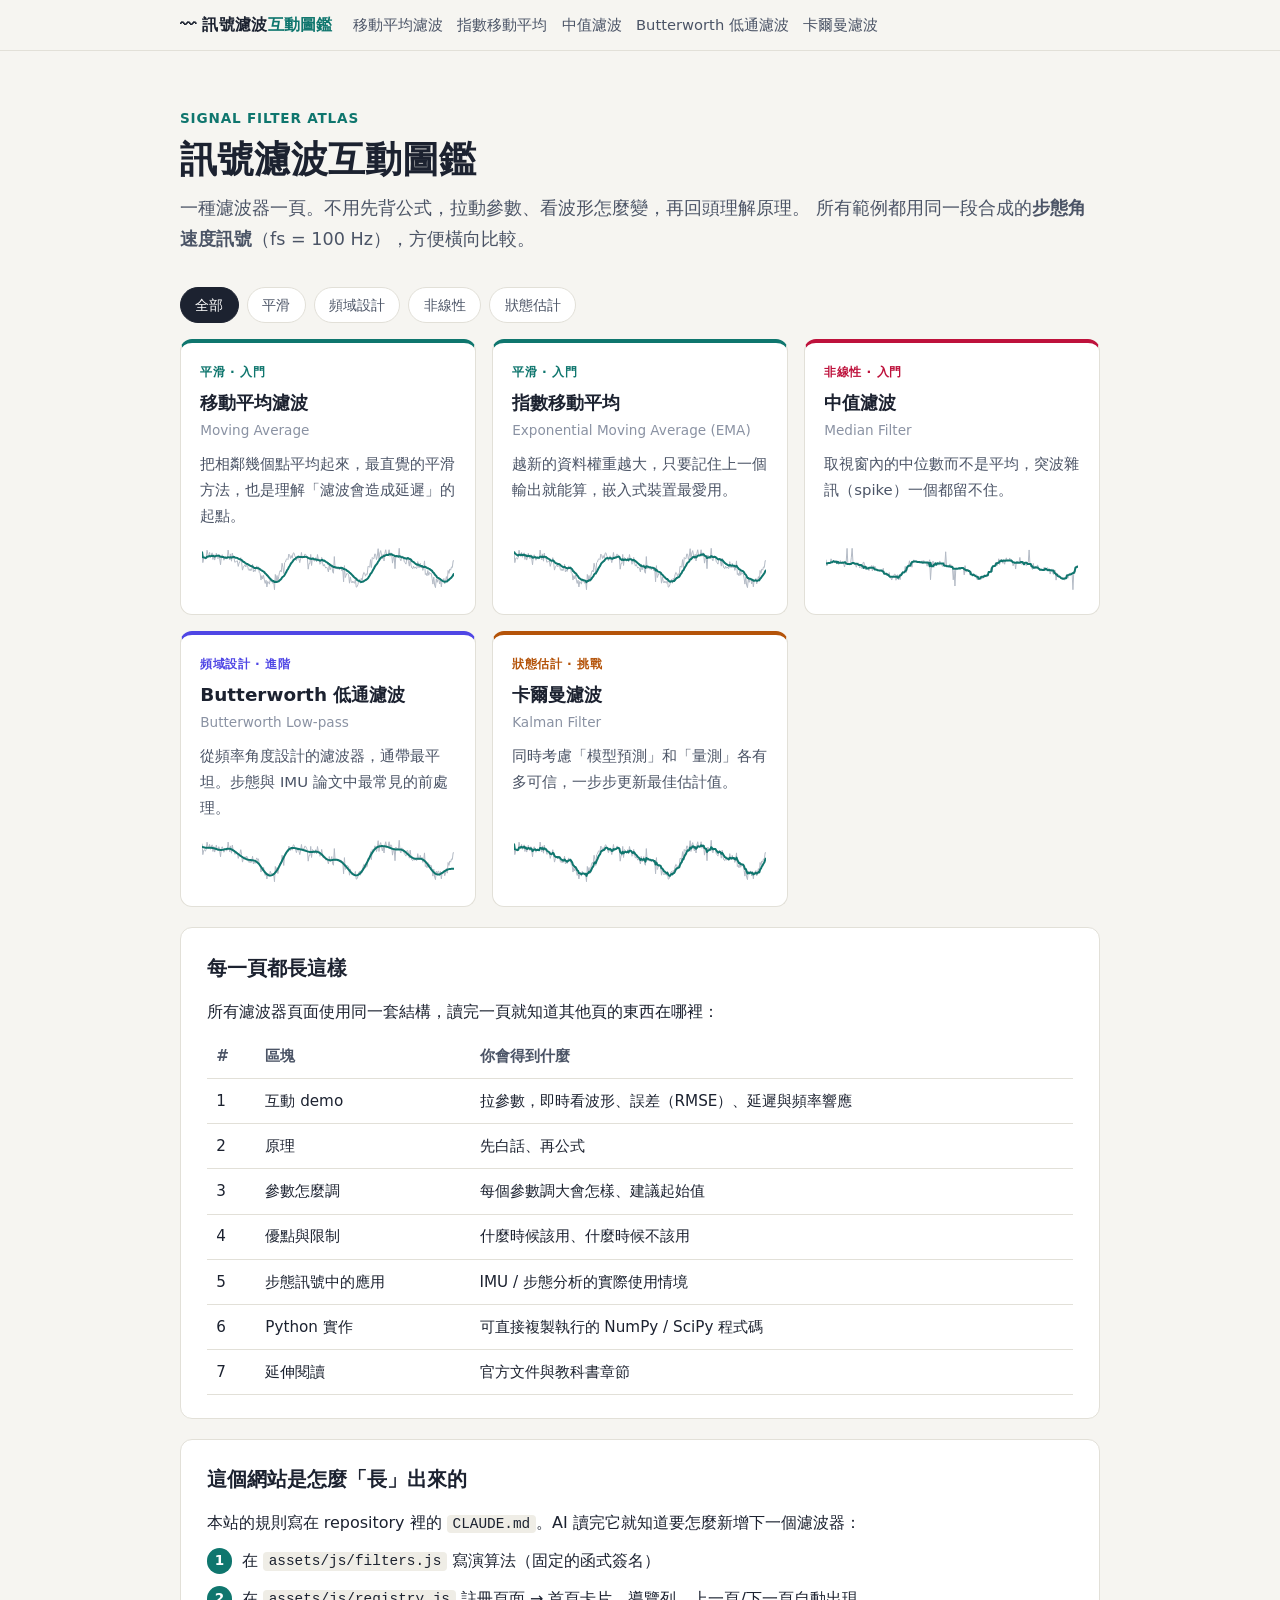
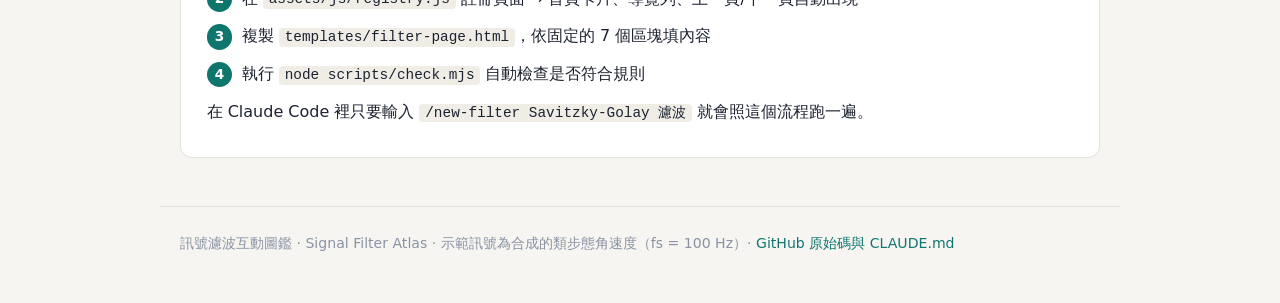
<file: index.html>
<!doctype html>
<html lang="zh-Hant">
<head>
  <meta charset="utf-8">
  <meta name="viewport" content="width=device-width, initial-scale=1">
  <title>訊號濾波互動圖鑑｜Signal Filter Atlas</title>
  <meta name="description" content="一種濾波器一頁，拉參數就能看到波形變化的互動教學網站，以 IMU 步態訊號為例。">
  <link rel="stylesheet" href="assets/css/style.css">
</head>
<body data-slug="home" data-root=".">
  <header id="site-header"></header>

  <main class="page">
    <section class="home-hero">
      <p class="eyebrow">SIGNAL FILTER ATLAS</p>
      <h1>訊號濾波互動圖鑑</h1>
      <p class="lead">一種濾波器一頁。不用先背公式，拉動參數、看波形怎麼變，再回頭理解原理。
        所有範例都用同一段合成的<strong>步態角速度訊號</strong>（fs = 100 Hz），方便橫向比較。</p>
    </section>

    <div class="chips" id="chips" role="tablist" aria-label="依分類篩選"></div>
    <div class="cards" id="cards"></div>

    <section class="block">
      <h2>每一頁都長這樣</h2>
      <p>所有濾波器頁面使用同一套結構，讀完一頁就知道其他頁的東西在哪裡：</p>
      <table>
        <thead><tr><th>#</th><th>區塊</th><th>你會得到什麼</th></tr></thead>
        <tbody>
          <tr><td>1</td><td>互動 demo</td><td>拉參數，即時看波形、誤差（RMSE）、延遲與頻率響應</td></tr>
          <tr><td>2</td><td>原理</td><td>先白話、再公式</td></tr>
          <tr><td>3</td><td>參數怎麼調</td><td>每個參數調大會怎樣、建議起始值</td></tr>
          <tr><td>4</td><td>優點與限制</td><td>什麼時候該用、什麼時候不該用</td></tr>
          <tr><td>5</td><td>步態訊號中的應用</td><td>IMU / 步態分析的實際使用情境</td></tr>
          <tr><td>6</td><td>Python 實作</td><td>可直接複製執行的 NumPy / SciPy 程式碼</td></tr>
          <tr><td>7</td><td>延伸閱讀</td><td>官方文件與教科書章節</td></tr>
        </tbody>
      </table>
    </section>

    <section class="block">
      <h2>這個網站是怎麼「長」出來的</h2>
      <p>本站的規則寫在 repository 裡的 <code>CLAUDE.md</code>。AI 讀完它就知道要怎麼新增下一個濾波器：</p>
      <ol class="steps">
        <li>在 <code>assets/js/filters.js</code> 寫演算法（固定的函式簽名）</li>
        <li>在 <code>assets/js/registry.js</code> 註冊頁面 → 首頁卡片、導覽列、上一頁/下一頁自動出現</li>
        <li>複製 <code>templates/filter-page.html</code>，依固定的 7 個區塊填內容</li>
        <li>執行 <code>node scripts/check.mjs</code> 自動檢查是否符合規則</li>
      </ol>
      <p>在 Claude Code 裡只要輸入 <code>/new-filter Savitzky-Golay 濾波</code> 就會照這個流程跑一遍。</p>
    </section>
  </main>

  <footer id="site-footer"></footer>

  <script src="assets/js/registry.js"></script>
  <script src="assets/js/layout.js"></script>
  <script src="assets/js/signal.js"></script>
  <script src="assets/js/filters.js"></script>
  <script src="assets/js/plot.js"></script>
  <script src="assets/js/demo.js"></script>
  <script>
    (function () {
      const cards = document.getElementById("cards");
      const chips = document.getElementById("chips");
      let current = "all";

      const cats = [["all", "全部"]].concat(
        Object.entries(CATEGORIES)
          .filter(([k]) => FILTERS.some((f) => f.category === k))
          .map(([k, v]) => [k, v.label])
      );
      cats.forEach(([key, label]) => {
        const b = document.createElement("button");
        b.className = "chip" + (key === current ? " active" : "");
        b.type = "button";
        b.textContent = label;
        b.addEventListener("click", () => {
          current = key;
          chips.querySelectorAll(".chip").forEach((c) => c.classList.toggle("active", c === b));
          render();
        });
        chips.appendChild(b);
      });

      function render() {
        cards.innerHTML = "";
        FILTERS.filter((f) => current === "all" || f.category === current).forEach((f) => {
          const c = CATEGORIES[f.category];
          const a = document.createElement("a");
          a.className = "card";
          a.href = "filters/" + f.slug + ".html";
          a.style.setProperty("--card-color", c.color);
          a.innerHTML =
            '<span class="meta">' + c.label + " · " + LEVELS[f.level] + "</span>" +
            "<h3>" + f.title + "</h3>" +
            '<span class="en">' + f.en + "</span>" +
            "<p>" + f.summary + "</p>" +
            '<canvas aria-hidden="true"></canvas>';
          cards.appendChild(a);
          FilterDemo.preview(a.querySelector("canvas"), f.preview.filter, f.preview.params);
        });
      }
      render();
      window.addEventListener("resize", render);
    })();
  </script>
</body>
</html>
</file>
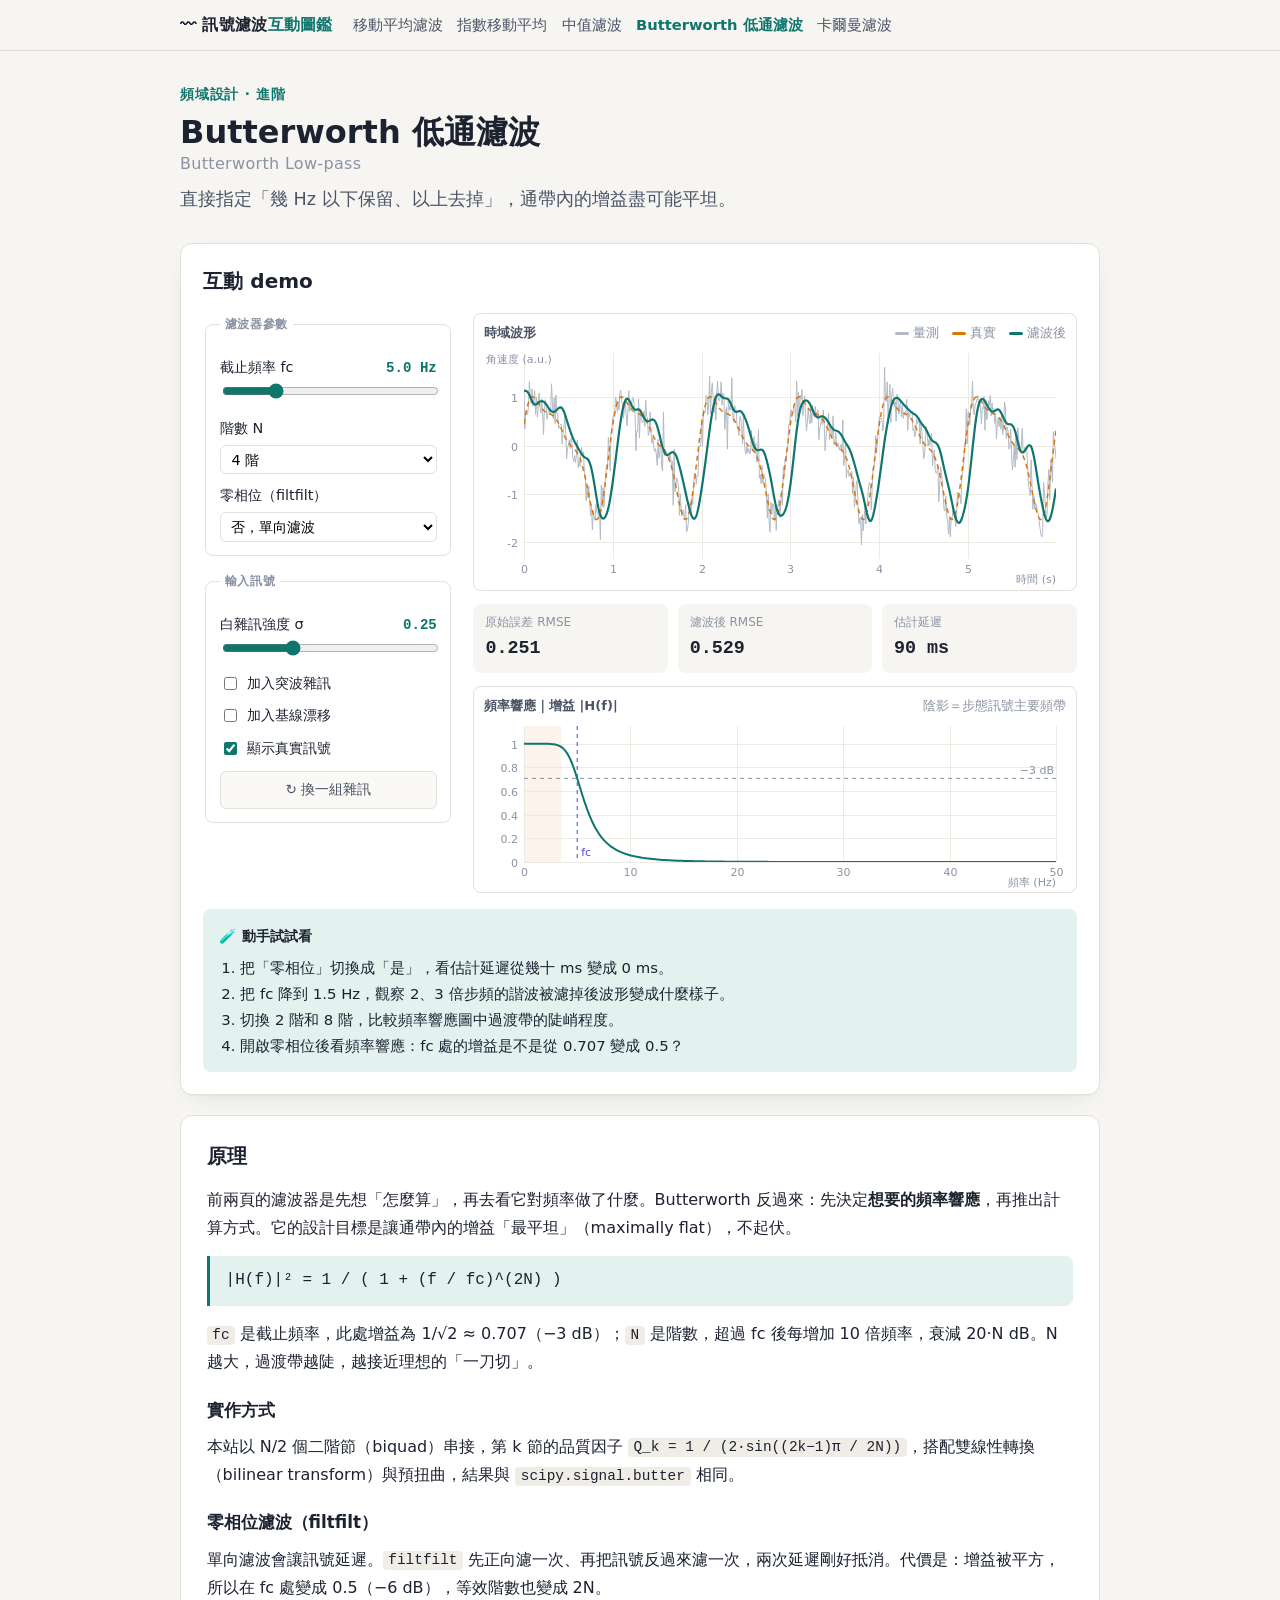
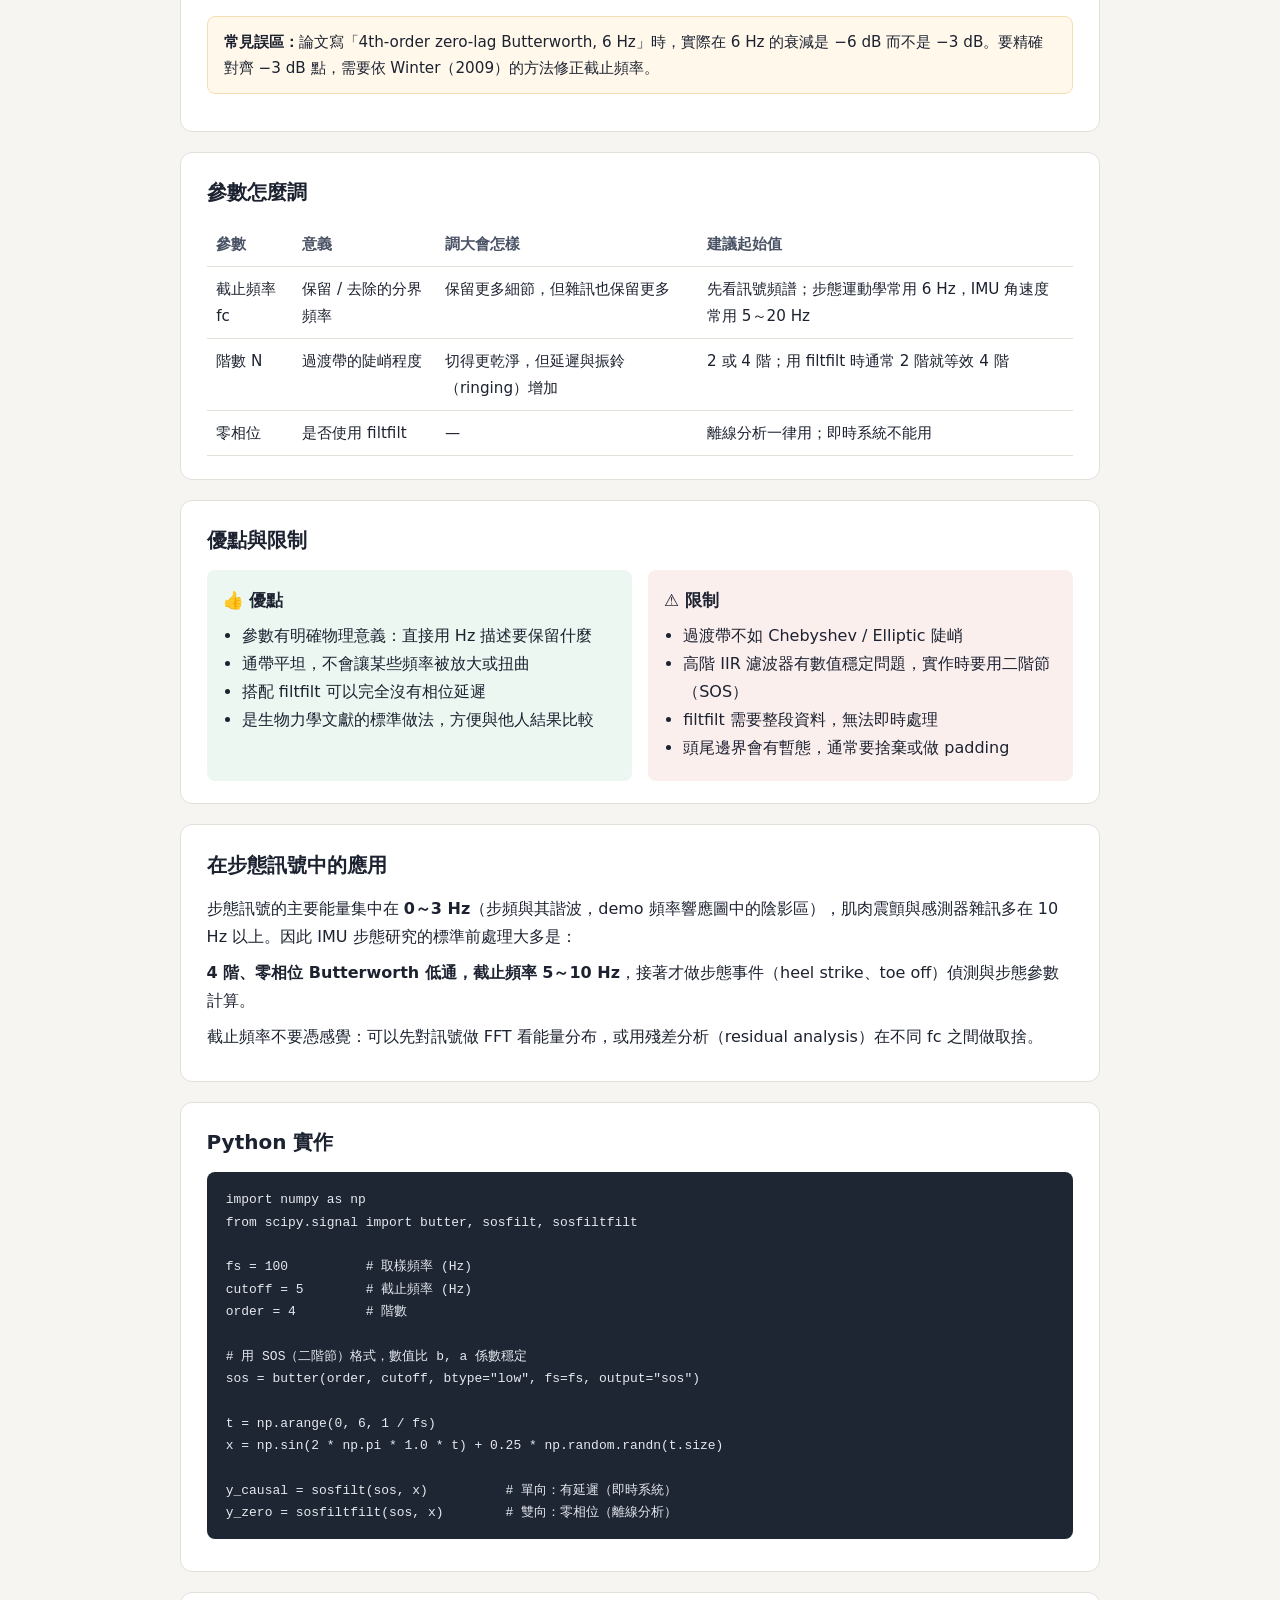
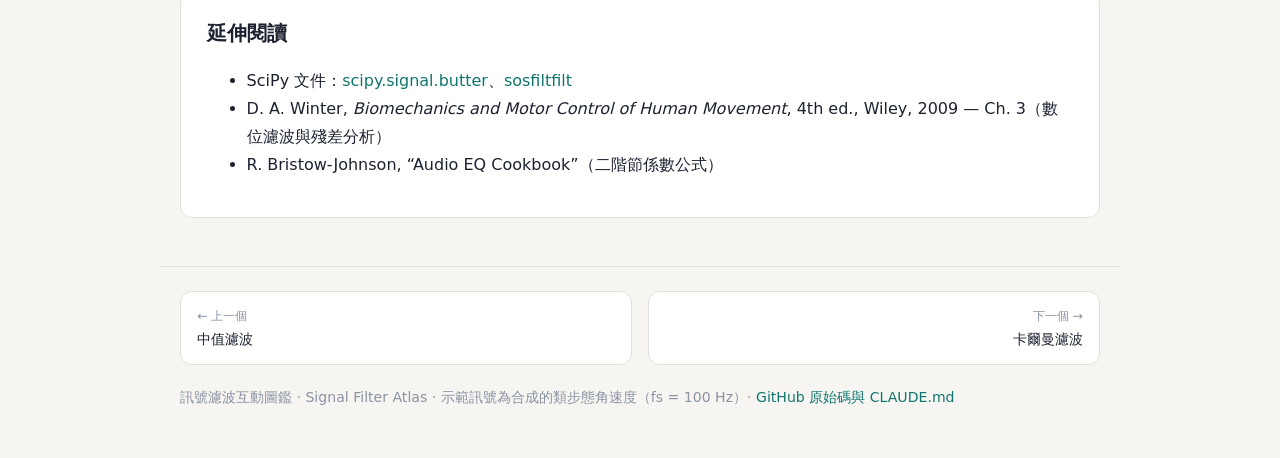
<file: filters/butterworth.html>
<!doctype html>
<html lang="zh-Hant">
<head>
  <meta charset="utf-8">
  <meta name="viewport" content="width=device-width, initial-scale=1">
  <title>Butterworth 低通濾波 Butterworth Low-pass｜訊號濾波互動圖鑑</title>
  <meta name="description" content="從頻率角度設計的濾波器，通帶最平坦，步態與 IMU 研究最常見的前處理。">
  <link rel="stylesheet" href="../assets/css/style.css">
</head>
<body data-slug="butterworth" data-root="..">
  <header id="site-header"></header>

  <main class="page">
    <section class="hero">
      <p class="eyebrow">頻域設計 · 進階</p>
      <h1>Butterworth 低通濾波<span class="en">Butterworth Low-pass</span></h1>
      <p class="lead">直接指定「幾 Hz 以下保留、以上去掉」，通帶內的增益盡可能平坦。</p>
    </section>

    <section id="demo" class="demo"></section>

    <section class="block" id="principle">
      <h2>原理</h2>
      <p>前兩頁的濾波器是先想「怎麼算」，再去看它對頻率做了什麼。Butterworth 反過來：先決定<strong>想要的頻率響應</strong>，再推出計算方式。它的設計目標是讓通帶內的增益「最平坦」（maximally flat），不起伏。</p>
      <div class="formula">|H(f)|² = 1 / ( 1 + (f / fc)^(2N) )</div>
      <p><code>fc</code> 是截止頻率，此處增益為 1/√2 ≈ 0.707（−3 dB）；<code>N</code> 是階數，超過 fc 後每增加 10 倍頻率，衰減 20·N dB。N 越大，過渡帶越陡，越接近理想的「一刀切」。</p>
      <h3>實作方式</h3>
      <p>本站以 N/2 個二階節（biquad）串接，第 k 節的品質因子 <code>Q_k = 1 / (2·sin((2k−1)π / 2N))</code>，搭配雙線性轉換（bilinear transform）與預扭曲，結果與 <code>scipy.signal.butter</code> 相同。</p>
      <h3>零相位濾波（filtfilt）</h3>
      <p>單向濾波會讓訊號延遲。<code>filtfilt</code> 先正向濾一次、再把訊號反過來濾一次，兩次延遲剛好抵消。代價是：增益被平方，所以在 fc 處變成 0.5（−6 dB），等效階數也變成 2N。</p>
      <div class="callout"><strong>常見誤區：</strong>論文寫「4th-order zero-lag Butterworth, 6 Hz」時，實際在 6 Hz 的衰減是 −6 dB 而不是 −3 dB。要精確對齊 −3 dB 點，需要依 Winter（2009）的方法修正截止頻率。</div>
    </section>

    <section class="block" id="params">
      <h2>參數怎麼調</h2>
      <table>
        <thead><tr><th>參數</th><th>意義</th><th>調大會怎樣</th><th>建議起始值</th></tr></thead>
        <tbody>
          <tr><td>截止頻率 fc</td><td>保留 / 去除的分界頻率</td><td>保留更多細節，但雜訊也保留更多</td><td>先看訊號頻譜；步態運動學常用 6 Hz，IMU 角速度常用 5～20 Hz</td></tr>
          <tr><td>階數 N</td><td>過渡帶的陡峭程度</td><td>切得更乾淨，但延遲與振鈴（ringing）增加</td><td>2 或 4 階；用 filtfilt 時通常 2 階就等效 4 階</td></tr>
          <tr><td>零相位</td><td>是否使用 filtfilt</td><td>—</td><td>離線分析一律用；即時系統不能用</td></tr>
        </tbody>
      </table>
    </section>

    <section class="block" id="tradeoffs">
      <h2>優點與限制</h2>
      <div class="pros-cons">
        <div class="pros"><h3>👍 優點</h3><ul>
          <li>參數有明確物理意義：直接用 Hz 描述要保留什麼</li>
          <li>通帶平坦，不會讓某些頻率被放大或扭曲</li>
          <li>搭配 filtfilt 可以完全沒有相位延遲</li>
          <li>是生物力學文獻的標準做法，方便與他人結果比較</li>
        </ul></div>
        <div class="cons"><h3>⚠️ 限制</h3><ul>
          <li>過渡帶不如 Chebyshev / Elliptic 陡峭</li>
          <li>高階 IIR 濾波器有數值穩定問題，實作時要用二階節（SOS）</li>
          <li>filtfilt 需要整段資料，無法即時處理</li>
          <li>頭尾邊界會有暫態，通常要捨棄或做 padding</li>
        </ul></div>
      </div>
    </section>

    <section class="block" id="gait">
      <h2>在步態訊號中的應用</h2>
      <p>步態訊號的主要能量集中在 <strong>0～3 Hz</strong>（步頻與其諧波，demo 頻率響應圖中的陰影區），肌肉震顫與感測器雜訊多在 10 Hz 以上。因此 IMU 步態研究的標準前處理大多是：</p>
      <p><strong>4 階、零相位 Butterworth 低通，截止頻率 5～10 Hz</strong>，接著才做步態事件（heel strike、toe off）偵測與步態參數計算。</p>
      <p>截止頻率不要憑感覺：可以先對訊號做 FFT 看能量分布，或用殘差分析（residual analysis）在不同 fc 之間做取捨。</p>
    </section>

    <section class="block" id="python">
      <h2>Python 實作</h2>
<pre><code>import numpy as np
from scipy.signal import butter, sosfilt, sosfiltfilt

fs = 100          # 取樣頻率 (Hz)
cutoff = 5        # 截止頻率 (Hz)
order = 4         # 階數

# 用 SOS（二階節）格式，數值比 b, a 係數穩定
sos = butter(order, cutoff, btype="low", fs=fs, output="sos")

t = np.arange(0, 6, 1 / fs)
x = np.sin(2 * np.pi * 1.0 * t) + 0.25 * np.random.randn(t.size)

y_causal = sosfilt(sos, x)          # 單向：有延遲（即時系統）
y_zero = sosfiltfilt(sos, x)        # 雙向：零相位（離線分析）</code></pre>
    </section>

    <section class="block" id="refs">
      <h2>延伸閱讀</h2>
      <ul>
        <li>SciPy 文件：<a href="https://docs.scipy.org/doc/scipy/reference/generated/scipy.signal.butter.html">scipy.signal.butter</a>、<a href="https://docs.scipy.org/doc/scipy/reference/generated/scipy.signal.sosfiltfilt.html">sosfiltfilt</a></li>
        <li>D. A. Winter, <em>Biomechanics and Motor Control of Human Movement</em>, 4th ed., Wiley, 2009 — Ch. 3（數位濾波與殘差分析）</li>
        <li>R. Bristow-Johnson, “Audio EQ Cookbook”（二階節係數公式）</li>
      </ul>
    </section>
  </main>

  <footer id="site-footer"></footer>

  <script src="../assets/js/registry.js"></script>
  <script src="../assets/js/layout.js"></script>
  <script src="../assets/js/signal.js"></script>
  <script src="../assets/js/filters.js"></script>
  <script src="../assets/js/plot.js"></script>
  <script src="../assets/js/demo.js"></script>
  <script>
    FilterDemo.mount("#demo", {
      filter: "butterworth",
      params: [
        { key: "cutoff", label: "截止頻率 fc", type: "range", min: 0.5, max: 20, step: 0.5, value: 5, unit: "Hz" },
        { key: "order", label: "階數 N", type: "select", value: "4",
          options: [
            { value: "2", label: "2 階" }, { value: "4", label: "4 階" },
            { value: "6", label: "6 階" }, { value: "8", label: "8 階" },
          ] },
        { key: "zeroPhase", label: "零相位（filtfilt）", type: "select", value: "no",
          options: [{ value: "no", label: "否，單向濾波" }, { value: "yes", label: "是，正反各濾一次" }] },
      ],
      linear: true,
      markCutoff: "cutoff",
      tryThis: [
        "把「零相位」切換成「是」，看估計延遲從幾十 ms 變成 0 ms。",
        "把 fc 降到 1.5 Hz，觀察 2、3 倍步頻的諧波被濾掉後波形變成什麼樣子。",
        "切換 2 階和 8 階，比較頻率響應圖中過渡帶的陡峭程度。",
        "開啟零相位後看頻率響應：fc 處的增益是不是從 0.707 變成 0.5？",
      ],
    });
  </script>
</body>
</html>
</file>
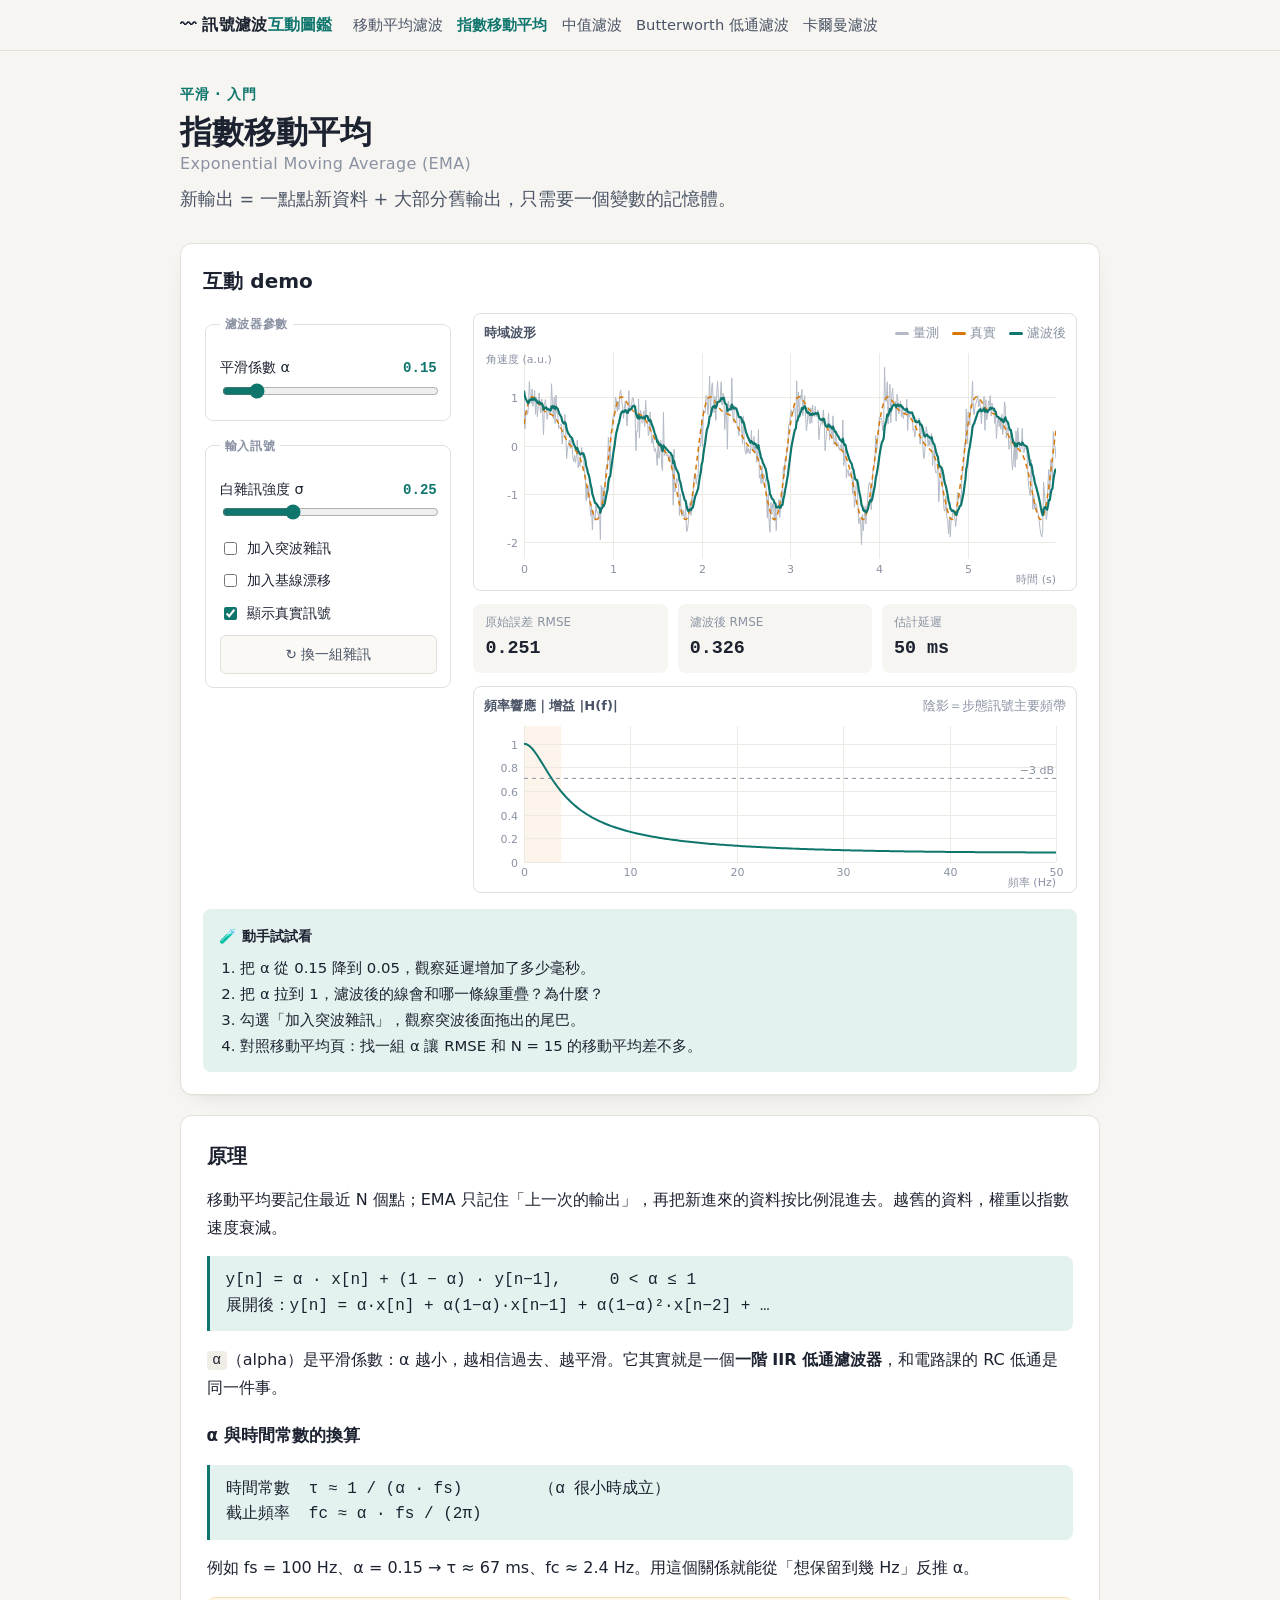
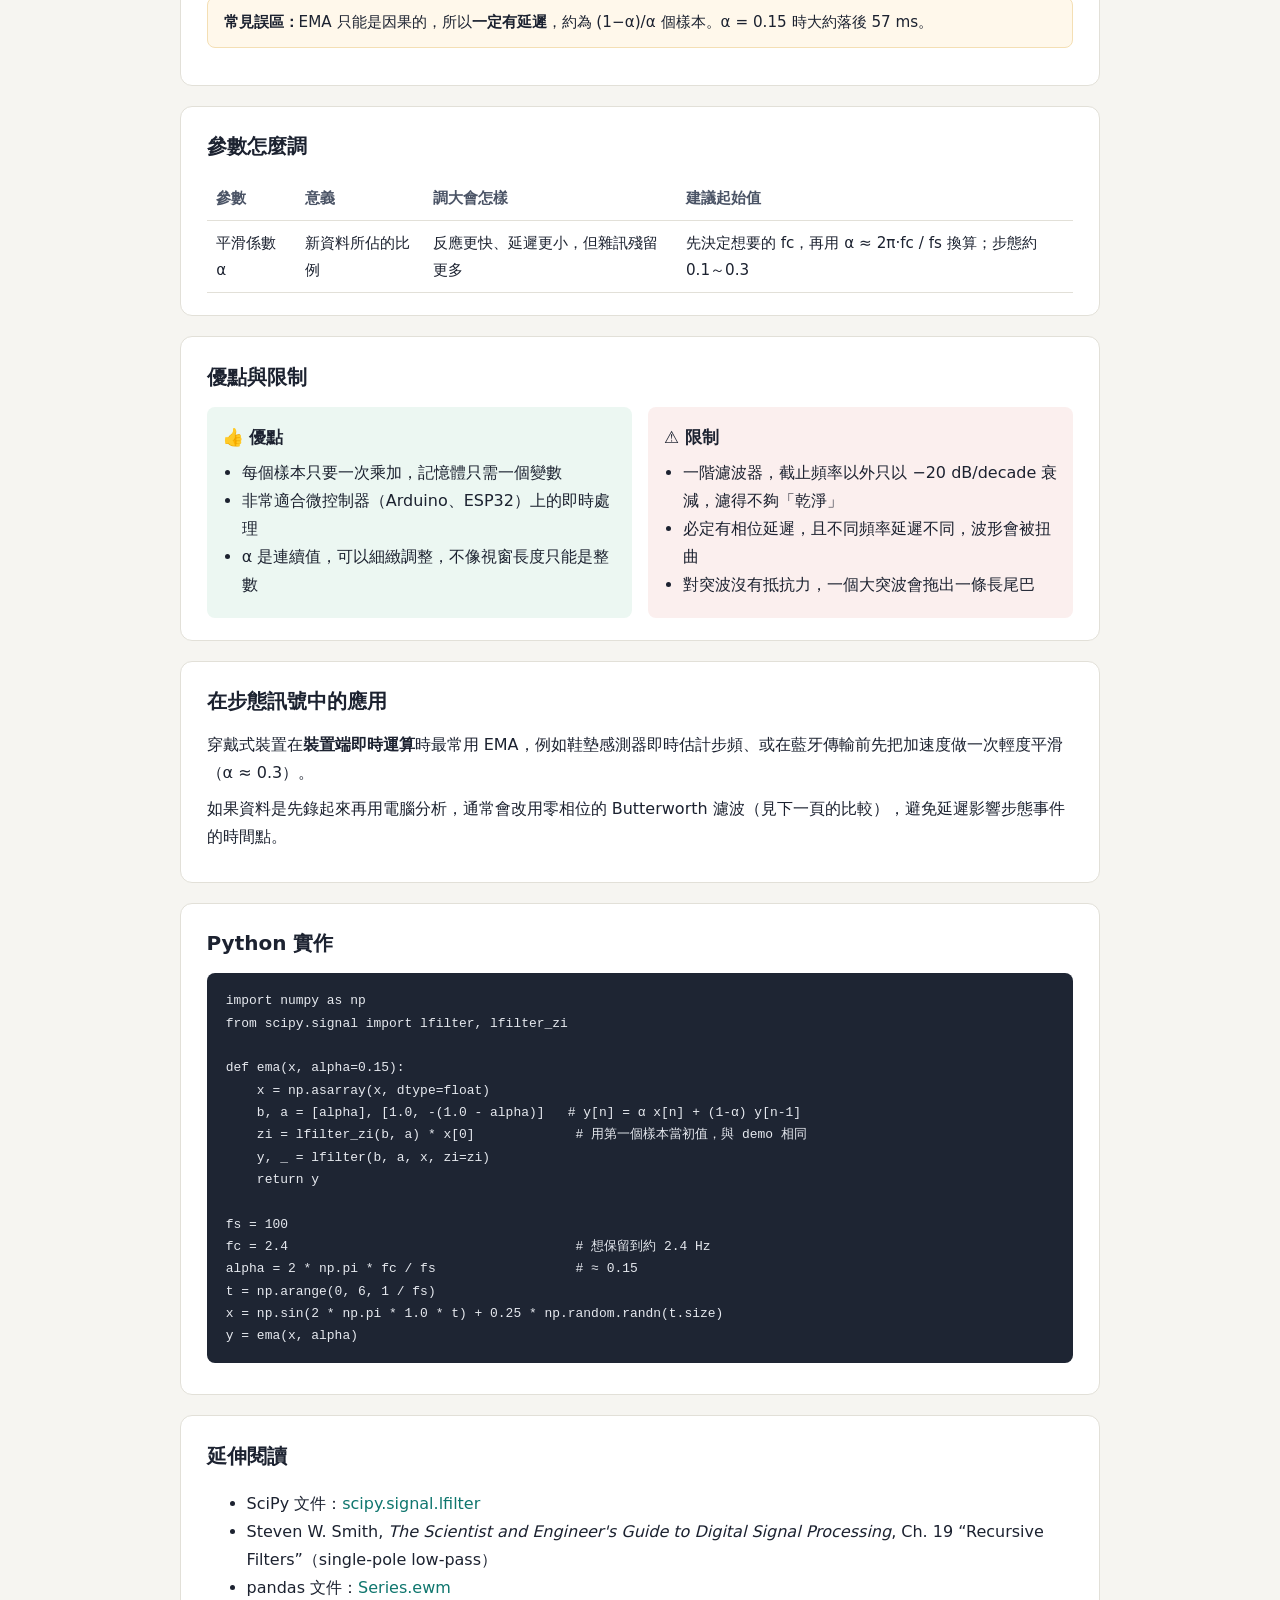
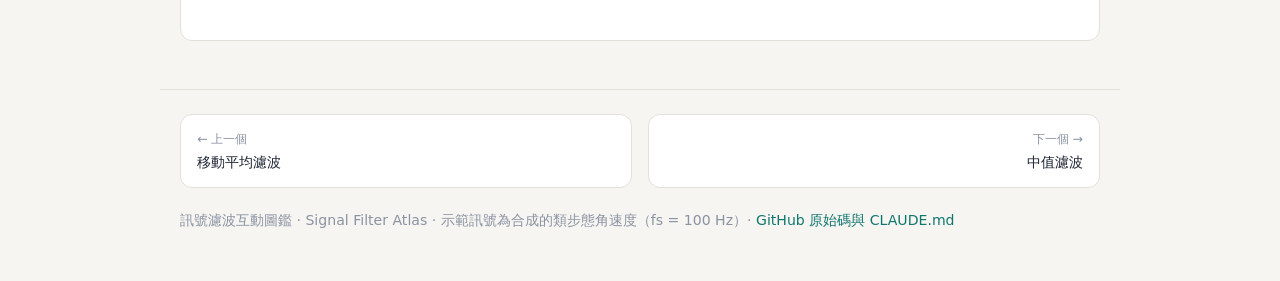
<file: filters/exponential-moving-average.html>
<!doctype html>
<html lang="zh-Hant">
<head>
  <meta charset="utf-8">
  <meta name="viewport" content="width=device-width, initial-scale=1">
  <title>指數移動平均 Exponential Moving Average (EMA)｜訊號濾波互動圖鑑</title>
  <meta name="description" content="越新的資料權重越大，只要記住上一個輸出就能算。">
  <link rel="stylesheet" href="../assets/css/style.css">
</head>
<body data-slug="exponential-moving-average" data-root="..">
  <header id="site-header"></header>

  <main class="page">
    <section class="hero">
      <p class="eyebrow">平滑 · 入門</p>
      <h1>指數移動平均<span class="en">Exponential Moving Average (EMA)</span></h1>
      <p class="lead">新輸出 = 一點點新資料 + 大部分舊輸出，只需要一個變數的記憶體。</p>
    </section>

    <section id="demo" class="demo"></section>

    <section class="block" id="principle">
      <h2>原理</h2>
      <p>移動平均要記住最近 N 個點；EMA 只記住「上一次的輸出」，再把新進來的資料按比例混進去。越舊的資料，權重以指數速度衰減。</p>
      <div class="formula">y[n] = α · x[n] + (1 − α) · y[n−1],     0 &lt; α ≤ 1
展開後：y[n] = α·x[n] + α(1−α)·x[n−1] + α(1−α)²·x[n−2] + …</div>
      <p><code>α</code>（alpha）是平滑係數：α 越小，越相信過去、越平滑。它其實就是一個<strong>一階 IIR 低通濾波器</strong>，和電路課的 RC 低通是同一件事。</p>
      <h3>α 與時間常數的換算</h3>
      <div class="formula">時間常數  τ ≈ 1 / (α · fs)        （α 很小時成立）
截止頻率  fc ≈ α · fs / (2π)</div>
      <p>例如 fs = 100 Hz、α = 0.15 → τ ≈ 67 ms、fc ≈ 2.4 Hz。用這個關係就能從「想保留到幾 Hz」反推 α。</p>
      <div class="callout"><strong>常見誤區：</strong>EMA 只能是因果的，所以<strong>一定有延遲</strong>，約為 (1−α)/α 個樣本。α = 0.15 時大約落後 57 ms。</div>
    </section>

    <section class="block" id="params">
      <h2>參數怎麼調</h2>
      <table>
        <thead><tr><th>參數</th><th>意義</th><th>調大會怎樣</th><th>建議起始值</th></tr></thead>
        <tbody>
          <tr><td>平滑係數 α</td><td>新資料所佔的比例</td><td>反應更快、延遲更小，但雜訊殘留更多</td><td>先決定想要的 fc，再用 α ≈ 2π·fc / fs 換算；步態約 0.1～0.3</td></tr>
        </tbody>
      </table>
    </section>

    <section class="block" id="tradeoffs">
      <h2>優點與限制</h2>
      <div class="pros-cons">
        <div class="pros"><h3>👍 優點</h3><ul>
          <li>每個樣本只要一次乘加，記憶體只需一個變數</li>
          <li>非常適合微控制器（Arduino、ESP32）上的即時處理</li>
          <li>α 是連續值，可以細緻調整，不像視窗長度只能是整數</li>
        </ul></div>
        <div class="cons"><h3>⚠️ 限制</h3><ul>
          <li>一階濾波器，截止頻率以外只以 −20 dB/decade 衰減，濾得不夠「乾淨」</li>
          <li>必定有相位延遲，且不同頻率延遲不同，波形會被扭曲</li>
          <li>對突波沒有抵抗力，一個大突波會拖出一條長尾巴</li>
        </ul></div>
      </div>
    </section>

    <section class="block" id="gait">
      <h2>在步態訊號中的應用</h2>
      <p>穿戴式裝置在<strong>裝置端即時運算</strong>時最常用 EMA，例如鞋墊感測器即時估計步頻、或在藍牙傳輸前先把加速度做一次輕度平滑（α ≈ 0.3）。</p>
      <p>如果資料是先錄起來再用電腦分析，通常會改用零相位的 Butterworth 濾波（見下一頁的比較），避免延遲影響步態事件的時間點。</p>
    </section>

    <section class="block" id="python">
      <h2>Python 實作</h2>
<pre><code>import numpy as np
from scipy.signal import lfilter, lfilter_zi

def ema(x, alpha=0.15):
    x = np.asarray(x, dtype=float)
    b, a = [alpha], [1.0, -(1.0 - alpha)]   # y[n] = α x[n] + (1-α) y[n-1]
    zi = lfilter_zi(b, a) * x[0]             # 用第一個樣本當初值，與 demo 相同
    y, _ = lfilter(b, a, x, zi=zi)
    return y

fs = 100
fc = 2.4                                     # 想保留到約 2.4 Hz
alpha = 2 * np.pi * fc / fs                  # ≈ 0.15
t = np.arange(0, 6, 1 / fs)
x = np.sin(2 * np.pi * 1.0 * t) + 0.25 * np.random.randn(t.size)
y = ema(x, alpha)</code></pre>
    </section>

    <section class="block" id="refs">
      <h2>延伸閱讀</h2>
      <ul>
        <li>SciPy 文件：<a href="https://docs.scipy.org/doc/scipy/reference/generated/scipy.signal.lfilter.html">scipy.signal.lfilter</a></li>
        <li>Steven W. Smith, <em>The Scientist and Engineer's Guide to Digital Signal Processing</em>, Ch. 19 “Recursive Filters”（single-pole low-pass）</li>
        <li>pandas 文件：<a href="https://pandas.pydata.org/docs/reference/api/pandas.Series.ewm.html">Series.ewm</a></li>
      </ul>
    </section>
  </main>

  <footer id="site-footer"></footer>

  <script src="../assets/js/registry.js"></script>
  <script src="../assets/js/layout.js"></script>
  <script src="../assets/js/signal.js"></script>
  <script src="../assets/js/filters.js"></script>
  <script src="../assets/js/plot.js"></script>
  <script src="../assets/js/demo.js"></script>
  <script>
    FilterDemo.mount("#demo", {
      filter: "ema",
      params: [
        { key: "alpha", label: "平滑係數 α", type: "range", min: 0.02, max: 1, step: 0.01, value: 0.15 },
      ],
      linear: true,
      tryThis: [
        "把 α 從 0.15 降到 0.05，觀察延遲增加了多少毫秒。",
        "把 α 拉到 1，濾波後的線會和哪一條線重疊？為什麼？",
        "勾選「加入突波雜訊」，觀察突波後面拖出的尾巴。",
        "對照移動平均頁：找一組 α 讓 RMSE 和 N = 15 的移動平均差不多。",
      ],
    });
  </script>
</body>
</html>
</file>
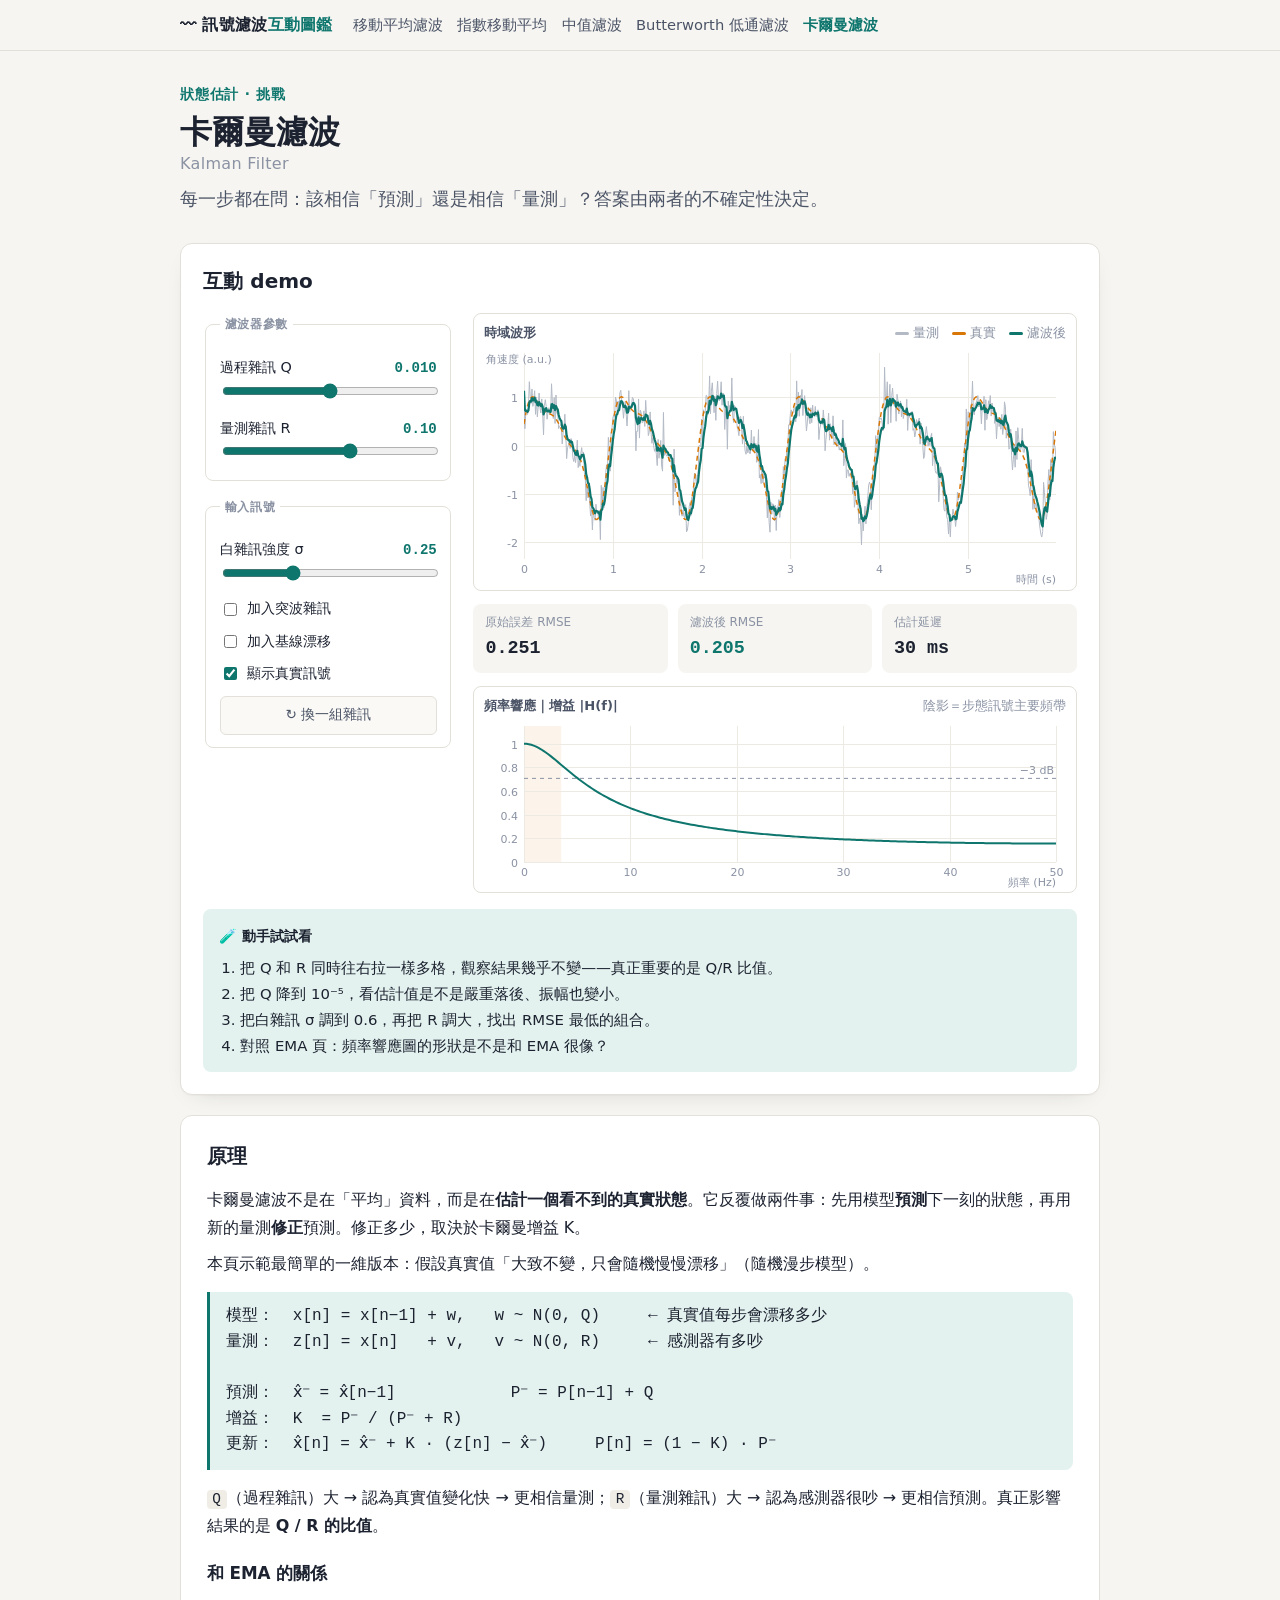
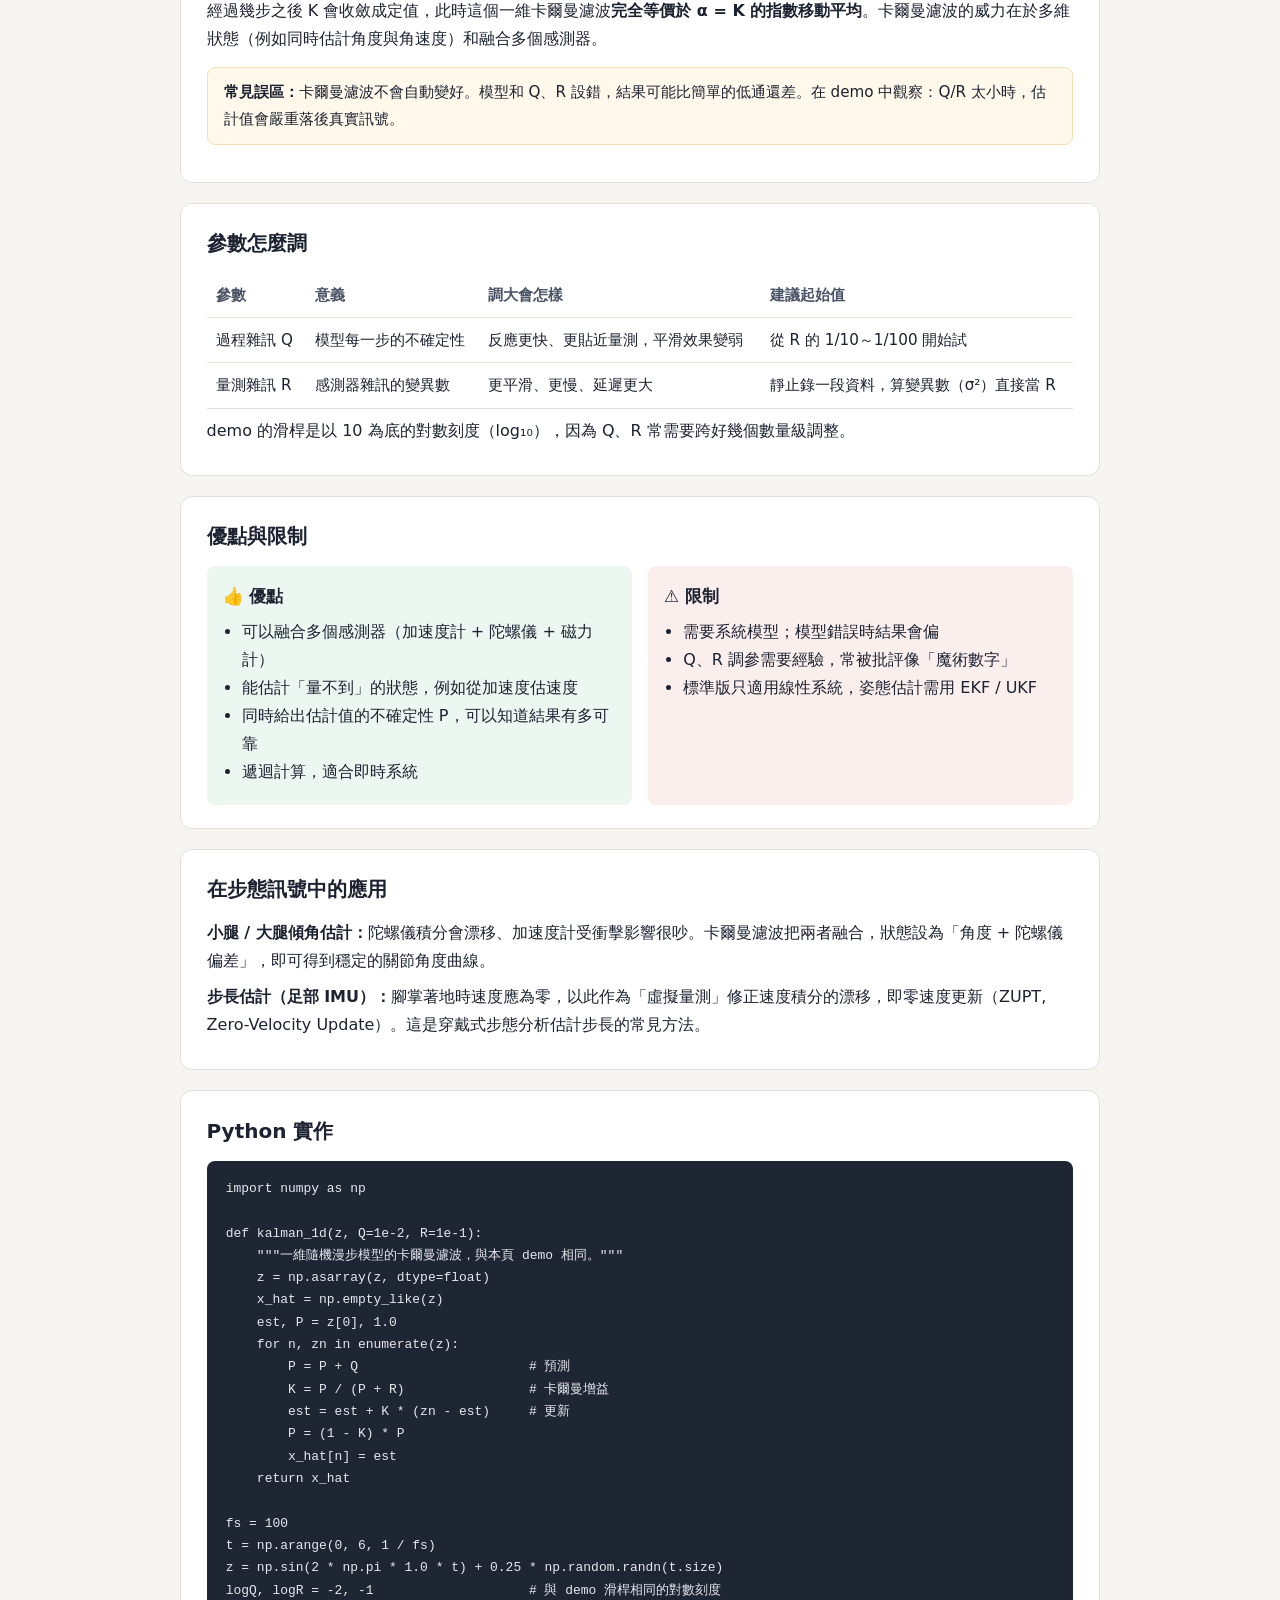
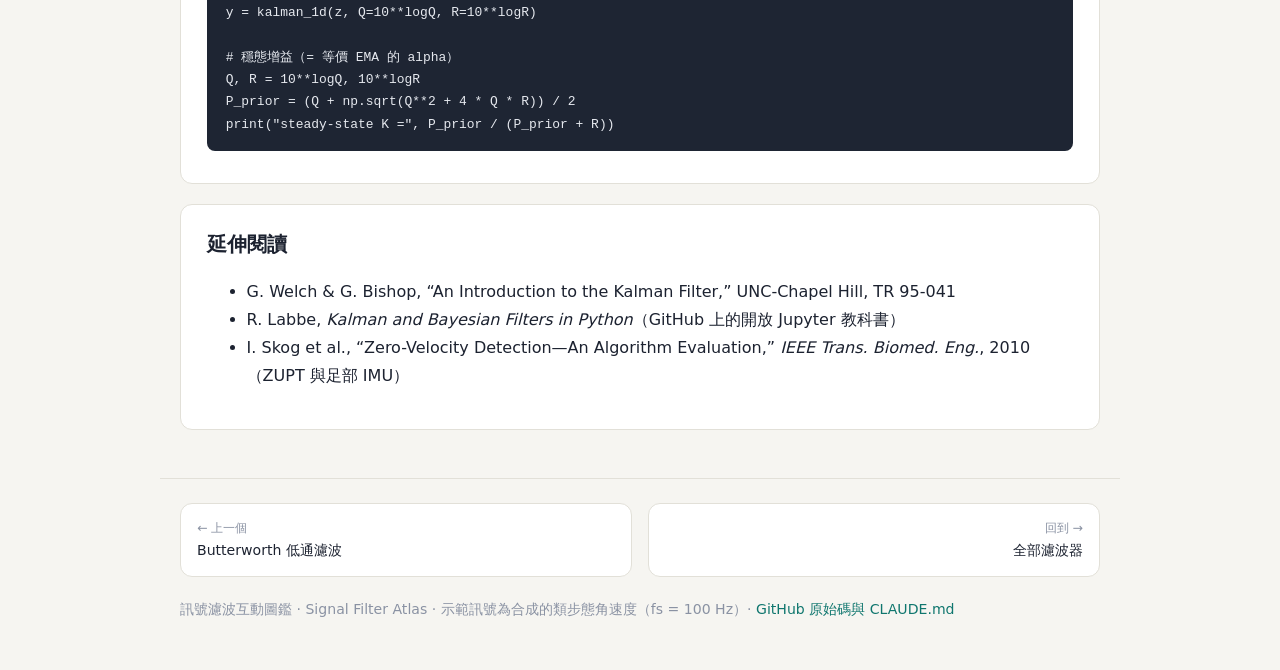
<file: filters/kalman.html>
<!doctype html>
<html lang="zh-Hant">
<head>
  <meta charset="utf-8">
  <meta name="viewport" content="width=device-width, initial-scale=1">
  <title>卡爾曼濾波 Kalman Filter｜訊號濾波互動圖鑑</title>
  <meta name="description" content="同時考慮模型預測和量測各有多可信，一步步更新最佳估計值。">
  <link rel="stylesheet" href="../assets/css/style.css">
</head>
<body data-slug="kalman" data-root="..">
  <header id="site-header"></header>

  <main class="page">
    <section class="hero">
      <p class="eyebrow">狀態估計 · 挑戰</p>
      <h1>卡爾曼濾波<span class="en">Kalman Filter</span></h1>
      <p class="lead">每一步都在問：該相信「預測」還是相信「量測」？答案由兩者的不確定性決定。</p>
    </section>

    <section id="demo" class="demo"></section>

    <section class="block" id="principle">
      <h2>原理</h2>
      <p>卡爾曼濾波不是在「平均」資料，而是在<strong>估計一個看不到的真實狀態</strong>。它反覆做兩件事：先用模型<strong>預測</strong>下一刻的狀態，再用新的量測<strong>修正</strong>預測。修正多少，取決於卡爾曼增益 K。</p>
      <p>本頁示範最簡單的一維版本：假設真實值「大致不變，只會隨機慢慢漂移」（隨機漫步模型）。</p>
      <div class="formula">模型：  x[n] = x[n−1] + w,   w ~ N(0, Q)     ← 真實值每步會漂移多少
量測：  z[n] = x[n]   + v,   v ~ N(0, R)     ← 感測器有多吵

預測：  x̂⁻ = x̂[n−1]            P⁻ = P[n−1] + Q
增益：  K  = P⁻ / (P⁻ + R)
更新：  x̂[n] = x̂⁻ + K · (z[n] − x̂⁻)     P[n] = (1 − K) · P⁻</div>
      <p><code>Q</code>（過程雜訊）大 → 認為真實值變化快 → 更相信量測；<code>R</code>（量測雜訊）大 → 認為感測器很吵 → 更相信預測。真正影響結果的是 <strong>Q / R 的比值</strong>。</p>
      <h3>和 EMA 的關係</h3>
      <p>經過幾步之後 K 會收斂成定值，此時這個一維卡爾曼濾波<strong>完全等價於 α = K 的指數移動平均</strong>。卡爾曼濾波的威力在於多維狀態（例如同時估計角度與角速度）和融合多個感測器。</p>
      <div class="callout"><strong>常見誤區：</strong>卡爾曼濾波不會自動變好。模型和 Q、R 設錯，結果可能比簡單的低通還差。在 demo 中觀察：Q/R 太小時，估計值會嚴重落後真實訊號。</div>
    </section>

    <section class="block" id="params">
      <h2>參數怎麼調</h2>
      <table>
        <thead><tr><th>參數</th><th>意義</th><th>調大會怎樣</th><th>建議起始值</th></tr></thead>
        <tbody>
          <tr><td>過程雜訊 Q</td><td>模型每一步的不確定性</td><td>反應更快、更貼近量測，平滑效果變弱</td><td>從 R 的 1/10～1/100 開始試</td></tr>
          <tr><td>量測雜訊 R</td><td>感測器雜訊的變異數</td><td>更平滑、更慢、延遲更大</td><td>靜止錄一段資料，算變異數（σ²）直接當 R</td></tr>
        </tbody>
      </table>
      <p>demo 的滑桿是以 10 為底的對數刻度（log₁₀），因為 Q、R 常需要跨好幾個數量級調整。</p>
    </section>

    <section class="block" id="tradeoffs">
      <h2>優點與限制</h2>
      <div class="pros-cons">
        <div class="pros"><h3>👍 優點</h3><ul>
          <li>可以融合多個感測器（加速度計 + 陀螺儀 + 磁力計）</li>
          <li>能估計「量不到」的狀態，例如從加速度估速度</li>
          <li>同時給出估計值的不確定性 P，可以知道結果有多可靠</li>
          <li>遞迴計算，適合即時系統</li>
        </ul></div>
        <div class="cons"><h3>⚠️ 限制</h3><ul>
          <li>需要系統模型；模型錯誤時結果會偏</li>
          <li>Q、R 調參需要經驗，常被批評像「魔術數字」</li>
          <li>標準版只適用線性系統，姿態估計需用 EKF / UKF</li>
        </ul></div>
      </div>
    </section>

    <section class="block" id="gait">
      <h2>在步態訊號中的應用</h2>
      <p><strong>小腿 / 大腿傾角估計：</strong>陀螺儀積分會漂移、加速度計受衝擊影響很吵。卡爾曼濾波把兩者融合，狀態設為「角度 + 陀螺儀偏差」，即可得到穩定的關節角度曲線。</p>
      <p><strong>步長估計（足部 IMU）：</strong>腳掌著地時速度應為零，以此作為「虛擬量測」修正速度積分的漂移，即零速度更新（ZUPT, Zero-Velocity Update）。這是穿戴式步態分析估計步長的常見方法。</p>
    </section>

    <section class="block" id="python">
      <h2>Python 實作</h2>
<pre><code>import numpy as np

def kalman_1d(z, Q=1e-2, R=1e-1):
    """一維隨機漫步模型的卡爾曼濾波，與本頁 demo 相同。"""
    z = np.asarray(z, dtype=float)
    x_hat = np.empty_like(z)
    est, P = z[0], 1.0
    for n, zn in enumerate(z):
        P = P + Q                      # 預測
        K = P / (P + R)                # 卡爾曼增益
        est = est + K * (zn - est)     # 更新
        P = (1 - K) * P
        x_hat[n] = est
    return x_hat

fs = 100
t = np.arange(0, 6, 1 / fs)
z = np.sin(2 * np.pi * 1.0 * t) + 0.25 * np.random.randn(t.size)
logQ, logR = -2, -1                    # 與 demo 滑桿相同的對數刻度
y = kalman_1d(z, Q=10**logQ, R=10**logR)

# 穩態增益（= 等價 EMA 的 alpha）
Q, R = 10**logQ, 10**logR
P_prior = (Q + np.sqrt(Q**2 + 4 * Q * R)) / 2
print("steady-state K =", P_prior / (P_prior + R))</code></pre>
    </section>

    <section class="block" id="refs">
      <h2>延伸閱讀</h2>
      <ul>
        <li>G. Welch &amp; G. Bishop, “An Introduction to the Kalman Filter,” UNC-Chapel Hill, TR 95-041</li>
        <li>R. Labbe, <em>Kalman and Bayesian Filters in Python</em>（GitHub 上的開放 Jupyter 教科書）</li>
        <li>I. Skog et al., “Zero-Velocity Detection—An Algorithm Evaluation,” <em>IEEE Trans. Biomed. Eng.</em>, 2010（ZUPT 與足部 IMU）</li>
      </ul>
    </section>
  </main>

  <footer id="site-footer"></footer>

  <script src="../assets/js/registry.js"></script>
  <script src="../assets/js/layout.js"></script>
  <script src="../assets/js/signal.js"></script>
  <script src="../assets/js/filters.js"></script>
  <script src="../assets/js/plot.js"></script>
  <script src="../assets/js/demo.js"></script>
  <script>
    FilterDemo.mount("#demo", {
      filter: "kalman",
      params: [
        { key: "logQ", label: "過程雜訊 Q", type: "range", min: -5, max: 1, step: 0.1, value: -2, display: "pow10" },
        { key: "logR", label: "量測雜訊 R", type: "range", min: -4, max: 1, step: 0.1, value: -1, display: "pow10" },
      ],
      linear: true,
      tryThis: [
        "把 Q 和 R 同時往右拉一樣多格，觀察結果幾乎不變——真正重要的是 Q/R 比值。",
        "把 Q 降到 10⁻⁵，看估計值是不是嚴重落後、振幅也變小。",
        "把白雜訊 σ 調到 0.6，再把 R 調大，找出 RMSE 最低的組合。",
        "對照 EMA 頁：頻率響應圖的形狀是不是和 EMA 很像？",
      ],
    });
  </script>
</body>
</html>
</file>
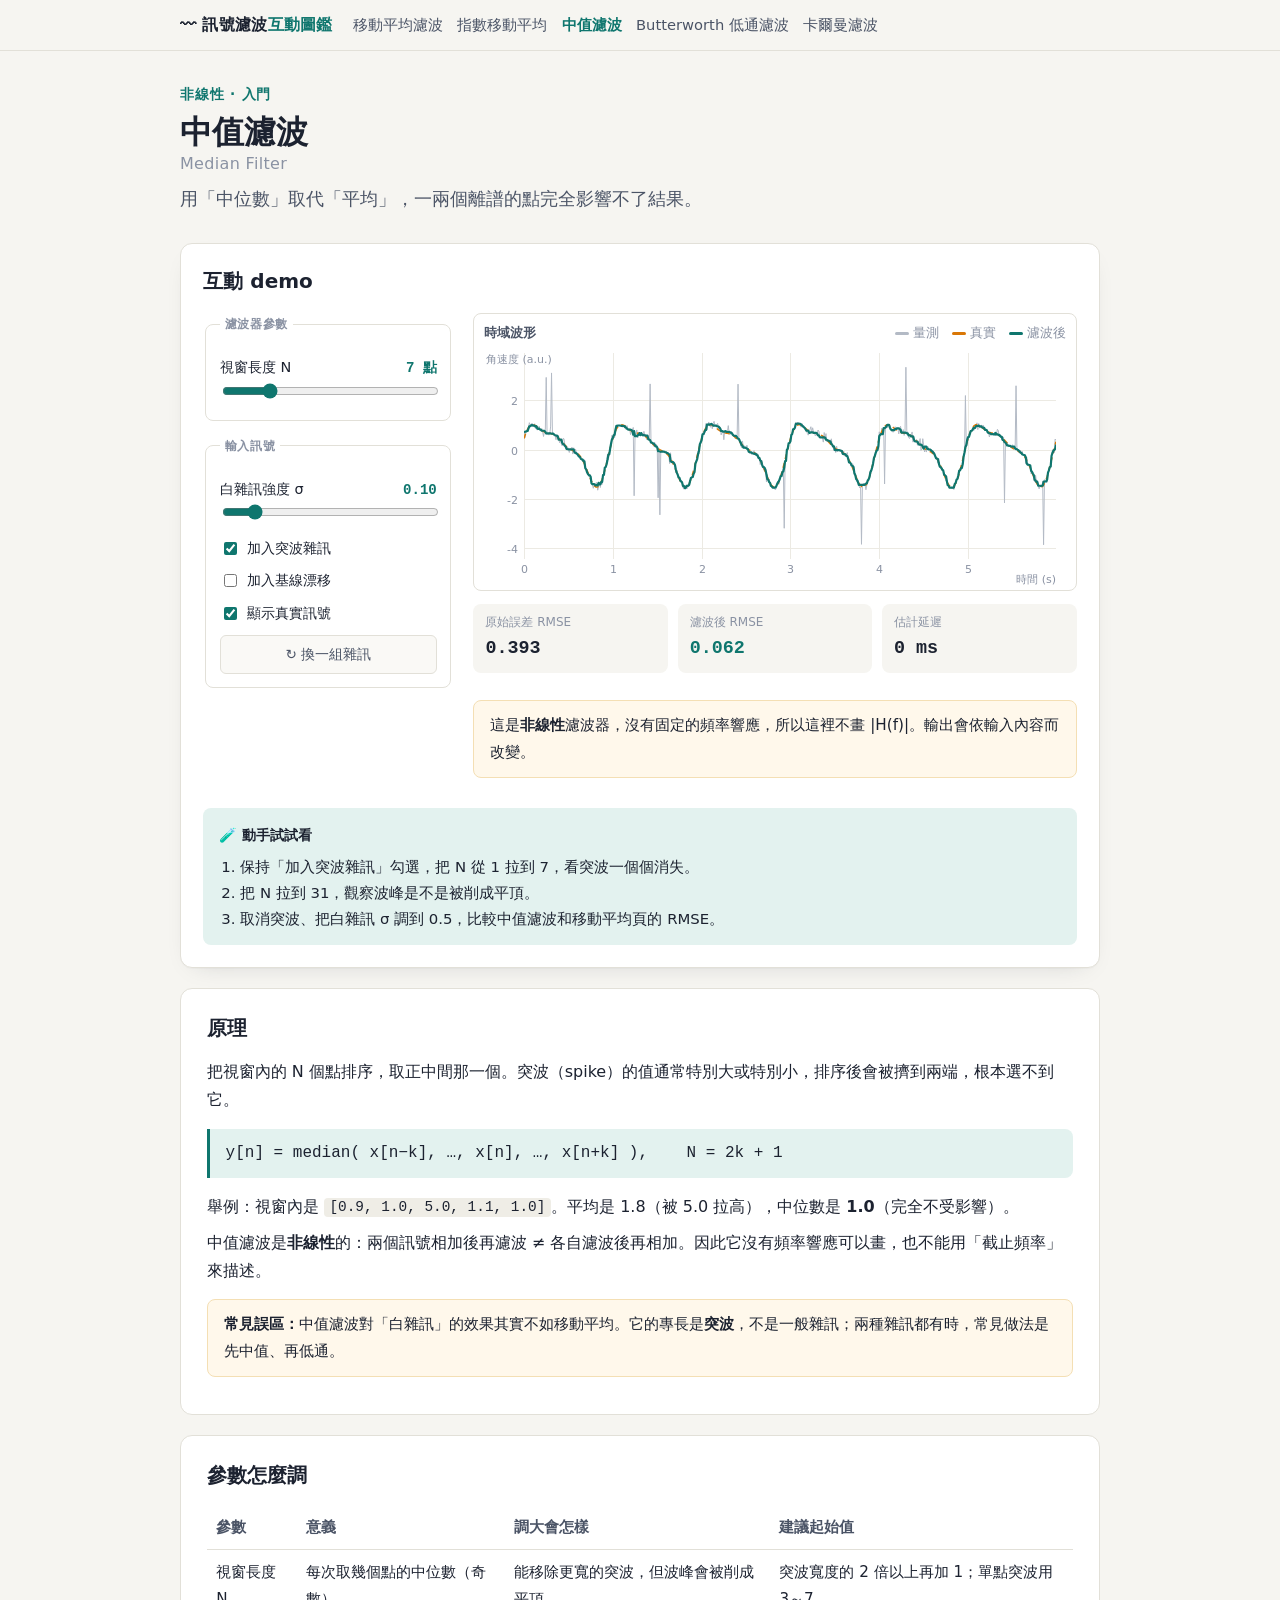
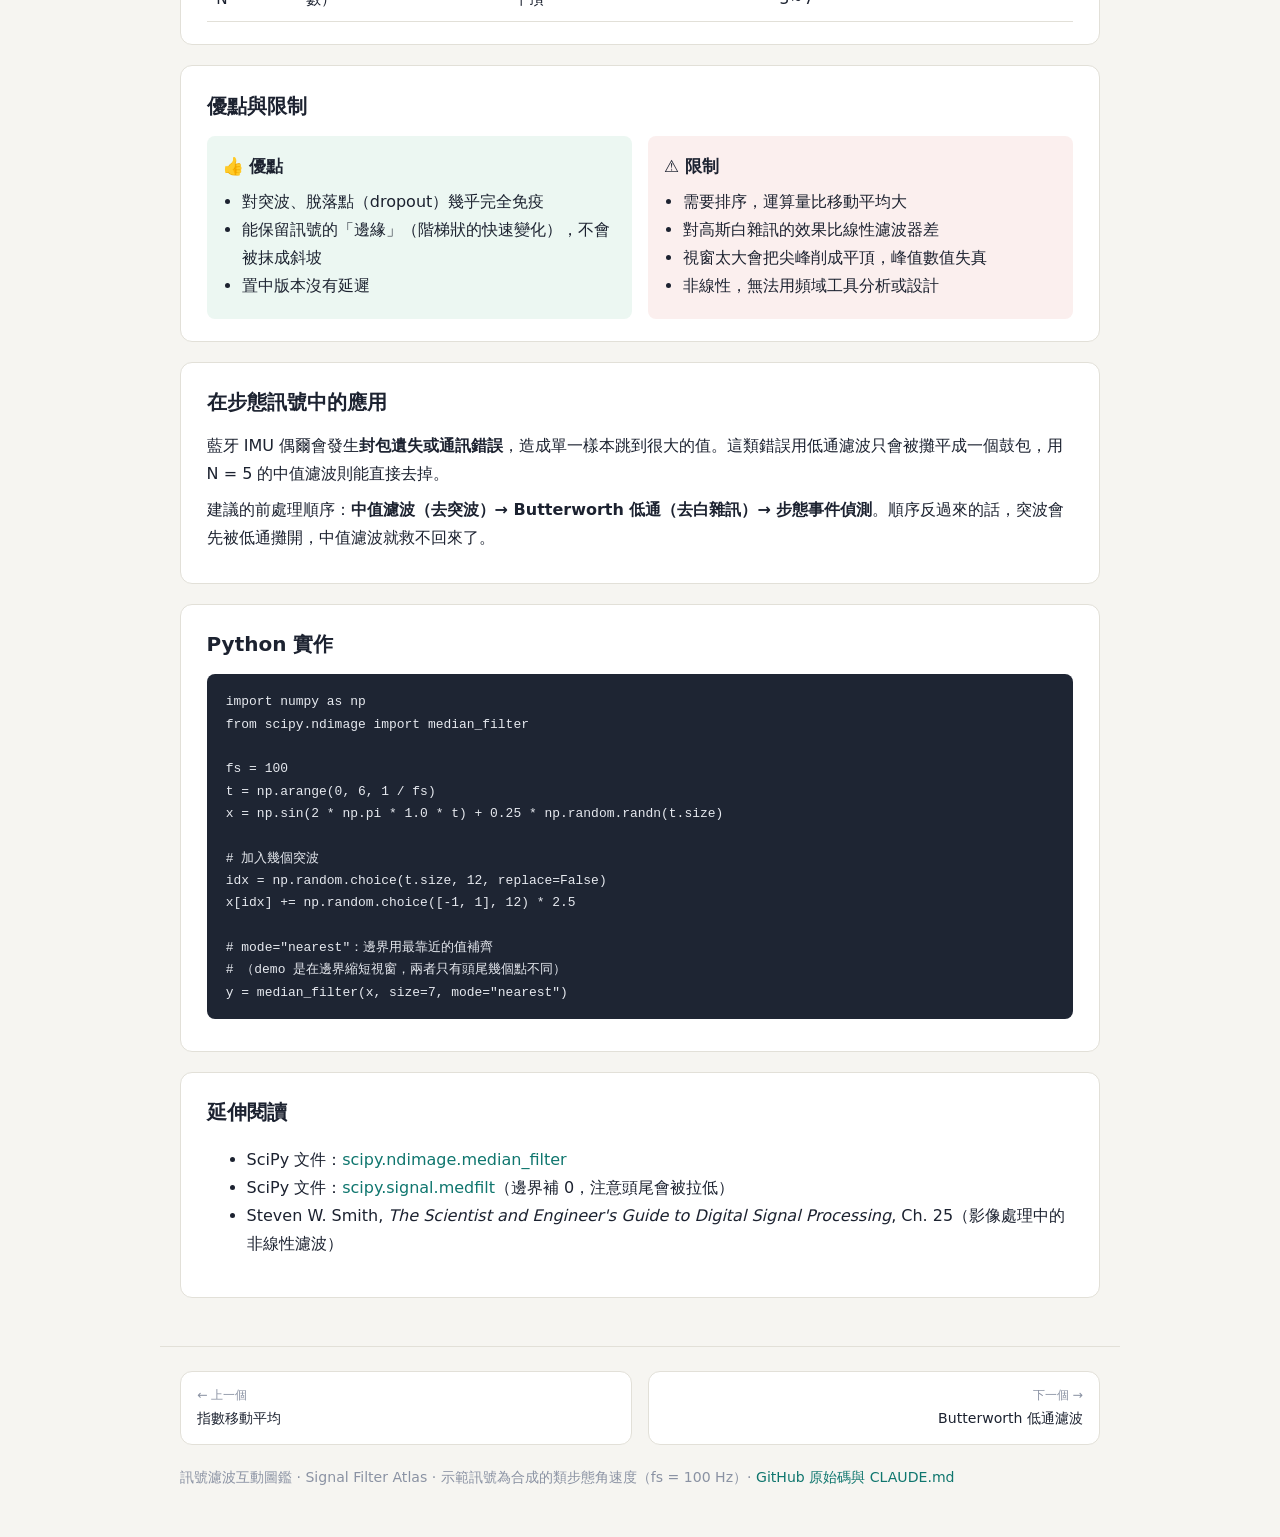
<file: filters/median.html>
<!doctype html>
<html lang="zh-Hant">
<head>
  <meta charset="utf-8">
  <meta name="viewport" content="width=device-width, initial-scale=1">
  <title>中值濾波 Median Filter｜訊號濾波互動圖鑑</title>
  <meta name="description" content="取視窗內的中位數而不是平均，突波雜訊留不住。">
  <link rel="stylesheet" href="../assets/css/style.css">
</head>
<body data-slug="median" data-root="..">
  <header id="site-header"></header>

  <main class="page">
    <section class="hero">
      <p class="eyebrow">非線性 · 入門</p>
      <h1>中值濾波<span class="en">Median Filter</span></h1>
      <p class="lead">用「中位數」取代「平均」，一兩個離譜的點完全影響不了結果。</p>
    </section>

    <section id="demo" class="demo"></section>

    <section class="block" id="principle">
      <h2>原理</h2>
      <p>把視窗內的 N 個點排序，取正中間那一個。突波（spike）的值通常特別大或特別小，排序後會被擠到兩端，根本選不到它。</p>
      <div class="formula">y[n] = median( x[n−k], …, x[n], …, x[n+k] ),    N = 2k + 1</div>
      <p>舉例：視窗內是 <code>[0.9, 1.0, 5.0, 1.1, 1.0]</code>。平均是 1.8（被 5.0 拉高），中位數是 <strong>1.0</strong>（完全不受影響）。</p>
      <p>中值濾波是<strong>非線性</strong>的：兩個訊號相加後再濾波 ≠ 各自濾波後再相加。因此它沒有頻率響應可以畫，也不能用「截止頻率」來描述。</p>
      <div class="callout"><strong>常見誤區：</strong>中值濾波對「白雜訊」的效果其實不如移動平均。它的專長是<strong>突波</strong>，不是一般雜訊；兩種雜訊都有時，常見做法是先中值、再低通。</div>
    </section>

    <section class="block" id="params">
      <h2>參數怎麼調</h2>
      <table>
        <thead><tr><th>參數</th><th>意義</th><th>調大會怎樣</th><th>建議起始值</th></tr></thead>
        <tbody>
          <tr><td>視窗長度 N</td><td>每次取幾個點的中位數（奇數）</td><td>能移除更寬的突波，但波峰會被削成平頂</td><td>突波寬度的 2 倍以上再加 1；單點突波用 3～7</td></tr>
        </tbody>
      </table>
    </section>

    <section class="block" id="tradeoffs">
      <h2>優點與限制</h2>
      <div class="pros-cons">
        <div class="pros"><h3>👍 優點</h3><ul>
          <li>對突波、脫落點（dropout）幾乎完全免疫</li>
          <li>能保留訊號的「邊緣」（階梯狀的快速變化），不會被抹成斜坡</li>
          <li>置中版本沒有延遲</li>
        </ul></div>
        <div class="cons"><h3>⚠️ 限制</h3><ul>
          <li>需要排序，運算量比移動平均大</li>
          <li>對高斯白雜訊的效果比線性濾波器差</li>
          <li>視窗太大會把尖峰削成平頂，峰值數值失真</li>
          <li>非線性，無法用頻域工具分析或設計</li>
        </ul></div>
      </div>
    </section>

    <section class="block" id="gait">
      <h2>在步態訊號中的應用</h2>
      <p>藍牙 IMU 偶爾會發生<strong>封包遺失或通訊錯誤</strong>，造成單一樣本跳到很大的值。這類錯誤用低通濾波只會被攤平成一個鼓包，用 N = 5 的中值濾波則能直接去掉。</p>
      <p>建議的前處理順序：<strong>中值濾波（去突波）→ Butterworth 低通（去白雜訊）→ 步態事件偵測</strong>。順序反過來的話，突波會先被低通攤開，中值濾波就救不回來了。</p>
    </section>

    <section class="block" id="python">
      <h2>Python 實作</h2>
<pre><code>import numpy as np
from scipy.ndimage import median_filter

fs = 100
t = np.arange(0, 6, 1 / fs)
x = np.sin(2 * np.pi * 1.0 * t) + 0.25 * np.random.randn(t.size)

# 加入幾個突波
idx = np.random.choice(t.size, 12, replace=False)
x[idx] += np.random.choice([-1, 1], 12) * 2.5

# mode="nearest"：邊界用最靠近的值補齊
# （demo 是在邊界縮短視窗，兩者只有頭尾幾個點不同）
y = median_filter(x, size=7, mode="nearest")</code></pre>
    </section>

    <section class="block" id="refs">
      <h2>延伸閱讀</h2>
      <ul>
        <li>SciPy 文件：<a href="https://docs.scipy.org/doc/scipy/reference/generated/scipy.ndimage.median_filter.html">scipy.ndimage.median_filter</a></li>
        <li>SciPy 文件：<a href="https://docs.scipy.org/doc/scipy/reference/generated/scipy.signal.medfilt.html">scipy.signal.medfilt</a>（邊界補 0，注意頭尾會被拉低）</li>
        <li>Steven W. Smith, <em>The Scientist and Engineer's Guide to Digital Signal Processing</em>, Ch. 25（影像處理中的非線性濾波）</li>
      </ul>
    </section>
  </main>

  <footer id="site-footer"></footer>

  <script src="../assets/js/registry.js"></script>
  <script src="../assets/js/layout.js"></script>
  <script src="../assets/js/signal.js"></script>
  <script src="../assets/js/filters.js"></script>
  <script src="../assets/js/plot.js"></script>
  <script src="../assets/js/demo.js"></script>
  <script>
    FilterDemo.mount("#demo", {
      filter: "median",
      params: [
        { key: "window", label: "視窗長度 N", type: "range", min: 1, max: 31, step: 2, value: 7, unit: "點" },
      ],
      signal: { noise: 0.1, spikes: true },
      linear: false,
      tryThis: [
        "保持「加入突波雜訊」勾選，把 N 從 1 拉到 7，看突波一個個消失。",
        "把 N 拉到 31，觀察波峰是不是被削成平頂。",
        "取消突波、把白雜訊 σ 調到 0.5，比較中值濾波和移動平均頁的 RMSE。",
      ],
    });
  </script>
</body>
</html>
</file>
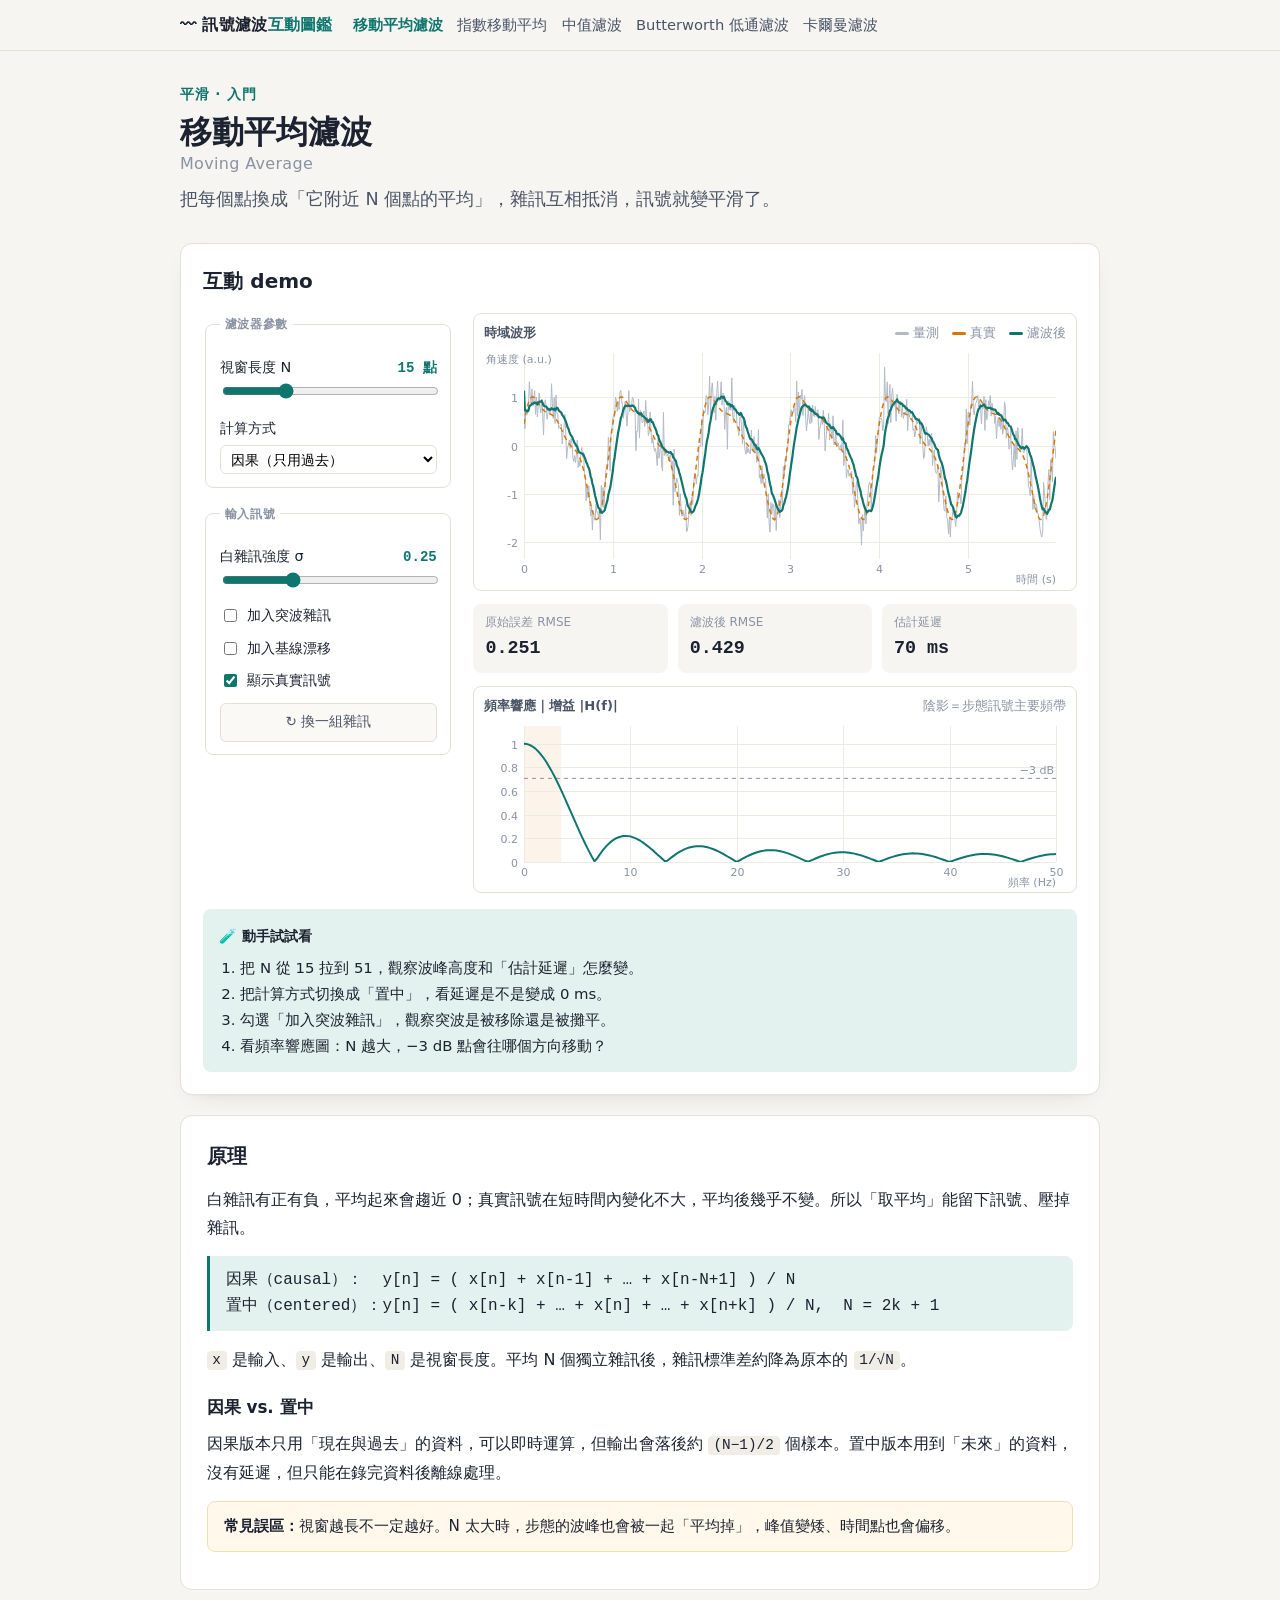
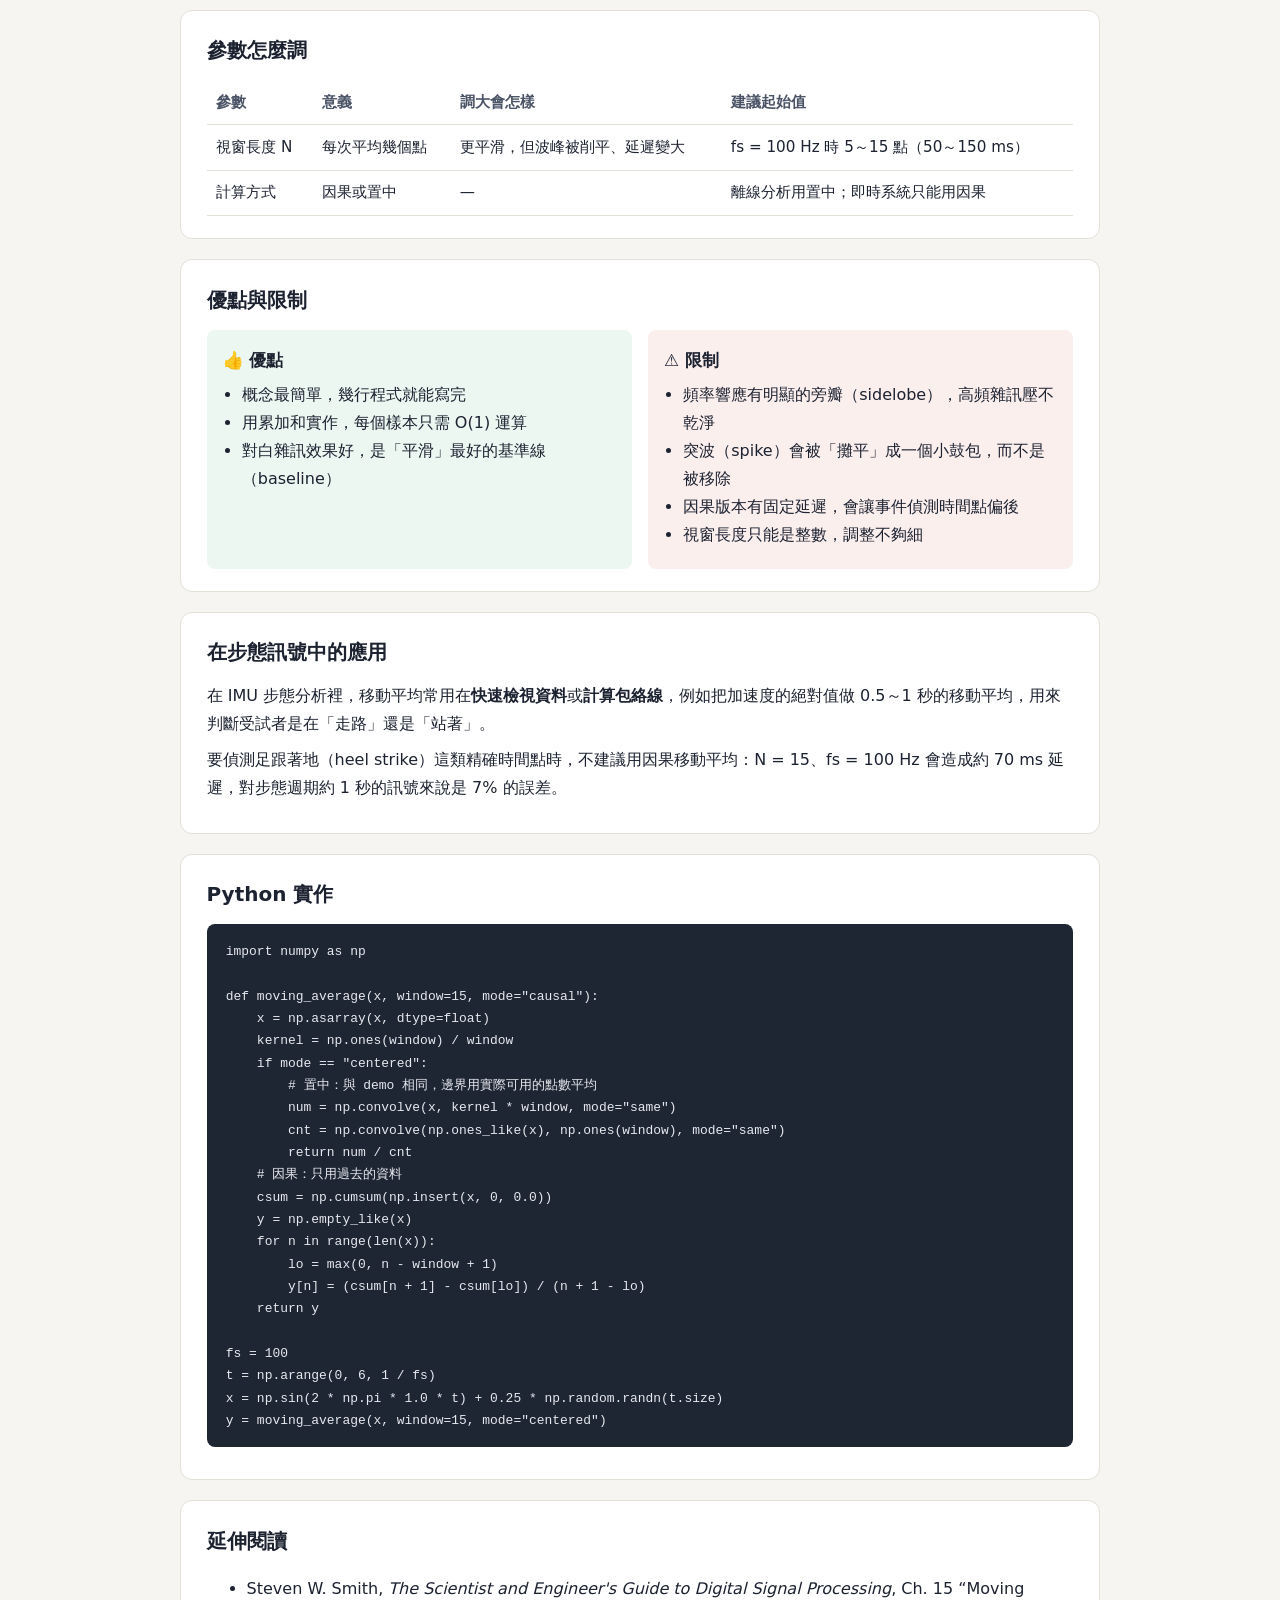
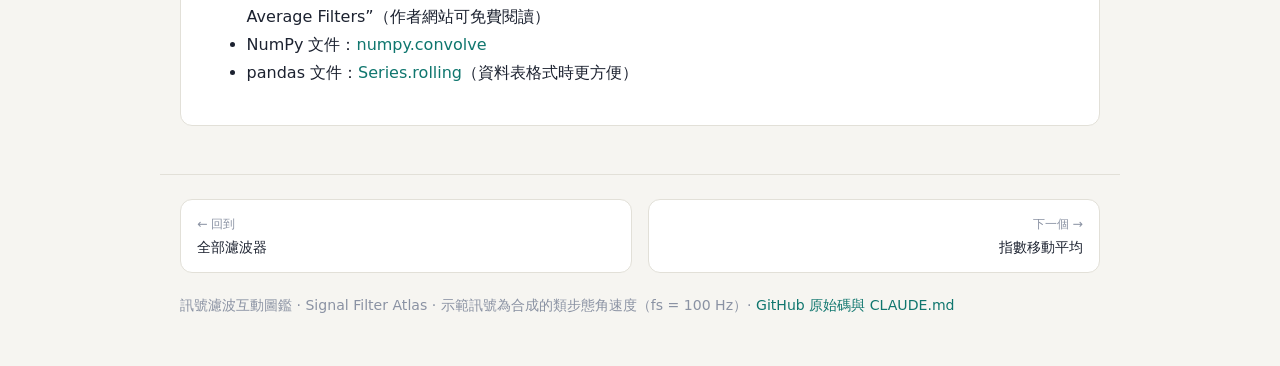
<file: filters/moving-average.html>
<!doctype html>
<html lang="zh-Hant">
<head>
  <meta charset="utf-8">
  <meta name="viewport" content="width=device-width, initial-scale=1">
  <title>移動平均濾波 Moving Average｜訊號濾波互動圖鑑</title>
  <meta name="description" content="把相鄰幾個點平均起來，最直覺的平滑方法。">
  <link rel="stylesheet" href="../assets/css/style.css">
</head>
<body data-slug="moving-average" data-root="..">
  <header id="site-header"></header>

  <main class="page">
    <section class="hero">
      <p class="eyebrow">平滑 · 入門</p>
      <h1>移動平均濾波<span class="en">Moving Average</span></h1>
      <p class="lead">把每個點換成「它附近 N 個點的平均」，雜訊互相抵消，訊號就變平滑了。</p>
    </section>

    <section id="demo" class="demo"></section>

    <section class="block" id="principle">
      <h2>原理</h2>
      <p>白雜訊有正有負，平均起來會趨近 0；真實訊號在短時間內變化不大，平均後幾乎不變。所以「取平均」能留下訊號、壓掉雜訊。</p>
      <div class="formula">因果（causal）：  y[n] = ( x[n] + x[n-1] + … + x[n-N+1] ) / N
置中（centered）：y[n] = ( x[n-k] + … + x[n] + … + x[n+k] ) / N,  N = 2k + 1</div>
      <p><code>x</code> 是輸入、<code>y</code> 是輸出、<code>N</code> 是視窗長度。平均 N 個獨立雜訊後，雜訊標準差約降為原本的 <code>1/√N</code>。</p>
      <h3>因果 vs. 置中</h3>
      <p>因果版本只用「現在與過去」的資料，可以即時運算，但輸出會落後約 <code>(N−1)/2</code> 個樣本。置中版本用到「未來」的資料，沒有延遲，但只能在錄完資料後離線處理。</p>
      <div class="callout"><strong>常見誤區：</strong>視窗越長不一定越好。N 太大時，步態的波峰也會被一起「平均掉」，峰值變矮、時間點也會偏移。</div>
    </section>

    <section class="block" id="params">
      <h2>參數怎麼調</h2>
      <table>
        <thead><tr><th>參數</th><th>意義</th><th>調大會怎樣</th><th>建議起始值</th></tr></thead>
        <tbody>
          <tr><td>視窗長度 N</td><td>每次平均幾個點</td><td>更平滑，但波峰被削平、延遲變大</td><td>fs = 100 Hz 時 5～15 點（50～150 ms）</td></tr>
          <tr><td>計算方式</td><td>因果或置中</td><td>—</td><td>離線分析用置中；即時系統只能用因果</td></tr>
        </tbody>
      </table>
    </section>

    <section class="block" id="tradeoffs">
      <h2>優點與限制</h2>
      <div class="pros-cons">
        <div class="pros"><h3>👍 優點</h3><ul>
          <li>概念最簡單，幾行程式就能寫完</li>
          <li>用累加和實作，每個樣本只需 O(1) 運算</li>
          <li>對白雜訊效果好，是「平滑」最好的基準線（baseline）</li>
        </ul></div>
        <div class="cons"><h3>⚠️ 限制</h3><ul>
          <li>頻率響應有明顯的旁瓣（sidelobe），高頻雜訊壓不乾淨</li>
          <li>突波（spike）會被「攤平」成一個小鼓包，而不是被移除</li>
          <li>因果版本有固定延遲，會讓事件偵測時間點偏後</li>
          <li>視窗長度只能是整數，調整不夠細</li>
        </ul></div>
      </div>
    </section>

    <section class="block" id="gait">
      <h2>在步態訊號中的應用</h2>
      <p>在 IMU 步態分析裡，移動平均常用在<strong>快速檢視資料</strong>或<strong>計算包絡線</strong>，例如把加速度的絕對值做 0.5～1 秒的移動平均，用來判斷受試者是在「走路」還是「站著」。</p>
      <p>要偵測足跟著地（heel strike）這類精確時間點時，不建議用因果移動平均：N = 15、fs = 100 Hz 會造成約 70 ms 延遲，對步態週期約 1 秒的訊號來說是 7% 的誤差。</p>
    </section>

    <section class="block" id="python">
      <h2>Python 實作</h2>
<pre><code>import numpy as np

def moving_average(x, window=15, mode="causal"):
    x = np.asarray(x, dtype=float)
    kernel = np.ones(window) / window
    if mode == "centered":
        # 置中：與 demo 相同，邊界用實際可用的點數平均
        num = np.convolve(x, kernel * window, mode="same")
        cnt = np.convolve(np.ones_like(x), np.ones(window), mode="same")
        return num / cnt
    # 因果：只用過去的資料
    csum = np.cumsum(np.insert(x, 0, 0.0))
    y = np.empty_like(x)
    for n in range(len(x)):
        lo = max(0, n - window + 1)
        y[n] = (csum[n + 1] - csum[lo]) / (n + 1 - lo)
    return y

fs = 100
t = np.arange(0, 6, 1 / fs)
x = np.sin(2 * np.pi * 1.0 * t) + 0.25 * np.random.randn(t.size)
y = moving_average(x, window=15, mode="centered")</code></pre>
    </section>

    <section class="block" id="refs">
      <h2>延伸閱讀</h2>
      <ul>
        <li>Steven W. Smith, <em>The Scientist and Engineer's Guide to Digital Signal Processing</em>, Ch. 15 “Moving Average Filters”（作者網站可免費閱讀）</li>
        <li>NumPy 文件：<a href="https://numpy.org/doc/stable/reference/generated/numpy.convolve.html">numpy.convolve</a></li>
        <li>pandas 文件：<a href="https://pandas.pydata.org/docs/reference/api/pandas.Series.rolling.html">Series.rolling</a>（資料表格式時更方便）</li>
      </ul>
    </section>
  </main>

  <footer id="site-footer"></footer>

  <script src="../assets/js/registry.js"></script>
  <script src="../assets/js/layout.js"></script>
  <script src="../assets/js/signal.js"></script>
  <script src="../assets/js/filters.js"></script>
  <script src="../assets/js/plot.js"></script>
  <script src="../assets/js/demo.js"></script>
  <script>
    FilterDemo.mount("#demo", {
      filter: "movingAverage",
      params: [
        { key: "window", label: "視窗長度 N", type: "range", min: 1, max: 51, step: 2, value: 15, unit: "點" },
        { key: "mode", label: "計算方式", type: "select", value: "causal",
          options: [{ value: "causal", label: "因果（只用過去）" }, { value: "centered", label: "置中（離線）" }] },
      ],
      linear: true,
      tryThis: [
        "把 N 從 15 拉到 51，觀察波峰高度和「估計延遲」怎麼變。",
        "把計算方式切換成「置中」，看延遲是不是變成 0 ms。",
        "勾選「加入突波雜訊」，觀察突波是被移除還是被攤平。",
        "看頻率響應圖：N 越大，−3 dB 點會往哪個方向移動？",
      ],
    });
  </script>
</body>
</html>
</file>
<file: assets/css/style.css>
/* =========================================================
   訊號濾波互動圖鑑 — 全站唯一樣式表
   規則：顏色、字級、間距一律使用下方 :root 變數，不要寫死色碼。
   ========================================================= */

:root {
  /* 版面色 */
  --bg: #f6f5f1;
  --surface: #ffffff;
  --ink: #1c2230;
  --ink-soft: #4b5466;
  --ink-faint: #8a92a3;
  --line: #e2e0d8;

  /* 主色 */
  --accent: #0f766e;
  --accent-soft: #e3f2ef;

  /* 圖表專用色（plot.js 會讀取這幾個變數） */
  --plot-raw: #b3bac5;      /* 原始含雜訊訊號 */
  --plot-clean: #d97706;    /* 真實（無雜訊）訊號 */
  --plot-filtered: #0f766e; /* 濾波後訊號 */
  --plot-grid: #eceae3;
  --plot-band: rgba(217, 119, 6, 0.08);

  /* 分類色 */
  --cat-smoothing: #0f766e;
  --cat-frequency: #4f46e5;
  --cat-nonlinear: #be123c;
  --cat-estimation: #b45309;

  /* 字體 */
  --font-sans: "Noto Sans TC", "PingFang TC", "Microsoft JhengHei", system-ui, sans-serif;
  --font-mono: "JetBrains Mono", "SFMono-Regular", Consolas, "Courier New", monospace;

  --radius: 12px;
  --max-w: 960px;
}

* { box-sizing: border-box; }

html { scroll-behavior: smooth; }

body {
  margin: 0;
  font-family: var(--font-sans);
  font-size: 16px;
  line-height: 1.75;
  color: var(--ink);
  background: var(--bg);
}

a { color: var(--accent); text-decoration: none; }
a:hover { text-decoration: underline; }

code, pre { font-family: var(--font-mono); font-size: 0.9em; }
:not(pre) > code {
  background: #efede6;
  padding: 0.1em 0.4em;
  border-radius: 4px;
}

/* ---------- 頁首 / 頁尾（layout.js 產生） ---------- */
.site-header {
  position: sticky; top: 0; z-index: 10;
  background: rgba(246, 245, 241, 0.92);
  backdrop-filter: blur(8px);
  border-bottom: 1px solid var(--line);
}
.site-header .inner {
  max-width: var(--max-w); margin: 0 auto; padding: 0.7rem 1.25rem;
  display: flex; align-items: center; gap: 1.25rem; flex-wrap: wrap;
}
.brand { font-weight: 700; color: var(--ink); letter-spacing: 0.02em; }
.brand span { color: var(--accent); }
.site-nav { display: flex; gap: 0.9rem; flex-wrap: wrap; font-size: 0.92rem; }
.site-nav a { color: var(--ink-soft); }
.site-nav a.active { color: var(--accent); font-weight: 700; }

.site-footer {
  max-width: var(--max-w); margin: 3rem auto 0; padding: 1.5rem 1.25rem 3rem;
  border-top: 1px solid var(--line); color: var(--ink-faint); font-size: 0.88rem;
}
.pager { display: flex; justify-content: space-between; gap: 1rem; margin-bottom: 1.25rem; }
.pager a {
  flex: 1; display: block; padding: 0.8rem 1rem; border: 1px solid var(--line);
  border-radius: var(--radius); background: var(--surface); color: var(--ink);
}
.pager a:hover { border-color: var(--accent); text-decoration: none; }
.pager .dir { display: block; font-size: 0.78rem; color: var(--ink-faint); }
.pager .next { text-align: right; }

/* ---------- 頁面主體 ---------- */
.page { max-width: var(--max-w); margin: 0 auto; padding: 2rem 1.25rem 0; }

.hero { margin-bottom: 1.75rem; }
.eyebrow {
  margin: 0 0 0.3rem; font-size: 0.85rem; font-weight: 700; letter-spacing: 0.06em;
  color: var(--accent);
}
h1 { font-size: 2rem; line-height: 1.3; margin: 0 0 0.6rem; }
h1 .en { display: block; font-size: 1rem; font-weight: 400; color: var(--ink-faint); letter-spacing: 0.02em; }
.lead { font-size: 1.1rem; color: var(--ink-soft); margin: 0; }

.block {
  background: var(--surface); border: 1px solid var(--line); border-radius: var(--radius);
  padding: 1.4rem 1.6rem; margin: 1.25rem 0;
}
.block h2 { font-size: 1.25rem; margin: 0 0 0.75rem; }
.block h3 { font-size: 1.05rem; margin: 1.2rem 0 0.4rem; }
.block p { margin: 0.5rem 0; }

.formula {
  font-family: var(--font-mono); background: var(--accent-soft); border-left: 3px solid var(--accent);
  padding: 0.75rem 1rem; margin: 0.9rem 0; border-radius: 0 8px 8px 0; overflow-x: auto;
  white-space: pre; line-height: 1.6;
}

table { width: 100%; border-collapse: collapse; font-size: 0.95rem; }
th, td { text-align: left; padding: 0.55rem 0.6rem; border-bottom: 1px solid var(--line); vertical-align: top; }
th { color: var(--ink-soft); font-weight: 700; white-space: nowrap; }

.pros-cons { display: grid; grid-template-columns: 1fr 1fr; gap: 1rem; }
.pros-cons > div { border-radius: 8px; padding: 0.4rem 1rem; }
.pros-cons .pros { background: #ecf7f2; }
.pros-cons .cons { background: #fbefee; }
.pros-cons h3 { margin-top: 0.6rem; }
.pros-cons ul { padding-left: 1.2rem; margin: 0.4rem 0 0.8rem; }

pre {
  background: #1e2533; color: #e6e9ef; padding: 1rem 1.2rem; border-radius: 8px;
  overflow-x: auto; line-height: 1.55; margin: 0.6rem 0;
}

.callout {
  background: #fff8eb; border: 1px solid #f4dfb4; border-radius: 8px;
  padding: 0.7rem 1rem; margin: 0.9rem 0; font-size: 0.95rem;
}

/* ---------- 互動 demo（demo.js 產生） ---------- */
.demo {
  background: var(--surface); border: 1px solid var(--line); border-radius: var(--radius);
  padding: 1.25rem 1.4rem 1.4rem; margin: 1.25rem 0;
  box-shadow: 0 1px 0 rgba(0,0,0,0.02), 0 8px 24px -16px rgba(28,34,48,0.25);
}
.demo h2 { font-size: 1.25rem; margin: 0 0 0.9rem; }
.demo-grid { display: grid; grid-template-columns: 250px 1fr; gap: 1.25rem; }
.controls { display: flex; flex-direction: column; gap: 0.9rem; }
.control-group {
  border: 1px solid var(--line); border-radius: 8px; padding: 0.7rem 0.85rem 0.8rem;
}
.control-group legend {
  font-size: 0.78rem; font-weight: 700; color: var(--ink-faint); letter-spacing: 0.05em; padding: 0 0.3rem;
}
.control { display: block; margin-top: 0.55rem; font-size: 0.9rem; }
.control .row { display: flex; justify-content: space-between; align-items: baseline; }
.control output { font-family: var(--font-mono); color: var(--accent); font-weight: 700; font-size: 0.88rem; }
.control input[type=range] { width: 100%; accent-color: var(--accent); }
.control select {
  width: 100%; margin-top: 0.25rem; padding: 0.3rem 0.4rem; border-radius: 6px;
  border: 1px solid var(--line); font: inherit; font-size: 0.9rem; background: #fff;
}
.check { display: flex; align-items: center; gap: 0.45rem; font-size: 0.9rem; margin-top: 0.45rem; cursor: pointer; }
.check input { accent-color: var(--accent); }
.btn {
  margin-top: 0.6rem; width: 100%; padding: 0.4rem; border-radius: 6px; border: 1px solid var(--line);
  background: #faf9f6; font: inherit; font-size: 0.85rem; cursor: pointer; color: var(--ink-soft);
}
.btn:hover { border-color: var(--accent); color: var(--accent); }

.plots { display: flex; flex-direction: column; gap: 0.8rem; min-width: 0; }
.plot-card { border: 1px solid var(--line); border-radius: 8px; padding: 0.5rem 0.6rem 0.3rem; }
.plot-title { font-size: 0.82rem; color: var(--ink-soft); font-weight: 700; display: flex; justify-content: space-between; flex-wrap: wrap; gap: 0.5rem; }
.legend { display: flex; gap: 0.8rem; font-weight: 400; color: var(--ink-faint); }
.legend i { display: inline-block; width: 14px; height: 3px; vertical-align: middle; margin-right: 4px; border-radius: 2px; }
.plot-card canvas { width: 100%; display: block; }
.canvas-time { height: 240px; }
.canvas-freq { height: 170px; }

.stats { display: grid; grid-template-columns: repeat(3, 1fr); gap: 0.6rem; }
.stat { background: var(--bg); border-radius: 8px; padding: 0.5rem 0.75rem; }
.stat .label { font-size: 0.75rem; color: var(--ink-faint); }
.stat .value { font-family: var(--font-mono); font-size: 1.15rem; font-weight: 700; }
.stat .value.good { color: var(--accent); }

.try-this { margin-top: 1rem; padding: 0.8rem 1rem; background: var(--accent-soft); border-radius: 8px; }
.try-this strong { font-size: 0.88rem; }
.try-this ol { margin: 0.3rem 0 0; padding-left: 1.3rem; font-size: 0.93rem; }

/* ---------- 首頁 ---------- */
.home-hero { padding: 1.5rem 0 0.5rem; }
.home-hero h1 { font-size: 2.3rem; }
.chips { display: flex; gap: 0.5rem; flex-wrap: wrap; margin: 1.5rem 0 1rem; }
.chip {
  border: 1px solid var(--line); background: var(--surface); border-radius: 999px;
  padding: 0.3rem 0.9rem; font: inherit; font-size: 0.88rem; cursor: pointer; color: var(--ink-soft);
}
.chip.active { background: var(--ink); color: #fff; border-color: var(--ink); }

.cards { display: grid; grid-template-columns: repeat(auto-fill, minmax(270px, 1fr)); gap: 1rem; }
.card {
  display: flex; flex-direction: column; background: var(--surface); border: 1px solid var(--line);
  border-radius: var(--radius); padding: 1.1rem 1.2rem; color: var(--ink);
  border-top: 4px solid var(--card-color, var(--accent)); transition: transform .15s, box-shadow .15s;
}
.card:hover { text-decoration: none; transform: translateY(-2px); box-shadow: 0 10px 24px -14px rgba(28,34,48,.35); }
.card .meta { font-size: 0.78rem; color: var(--card-color, var(--accent)); font-weight: 700; letter-spacing: 0.04em; }
.card h3 { margin: 0.25rem 0 0; font-size: 1.15rem; }
.card .en { color: var(--ink-faint); font-size: 0.85rem; }
.card p { color: var(--ink-soft); font-size: 0.93rem; margin: 0.5rem 0 0; flex: 1; }
.card canvas { width: 100%; height: 56px; margin-top: 0.75rem; }

.steps { counter-reset: s; list-style: none; padding: 0; margin: 0.5rem 0 0; }
.steps li { counter-increment: s; position: relative; padding-left: 2.2rem; margin: 0.6rem 0; }
.steps li::before {
  content: counter(s); position: absolute; left: 0; top: 0.1rem; width: 1.6rem; height: 1.6rem;
  border-radius: 50%; background: var(--accent); color: #fff; font-size: 0.85rem; font-weight: 700;
  display: grid; place-items: center;
}

/* ---------- RWD ---------- */
@media (max-width: 760px) {
  .demo-grid { grid-template-columns: 1fr; }
  .pros-cons { grid-template-columns: 1fr; }
  .stats { grid-template-columns: 1fr 1fr 1fr; }
  h1 { font-size: 1.6rem; }
  .block { padding: 1.1rem 1.1rem; }
}
</file>
